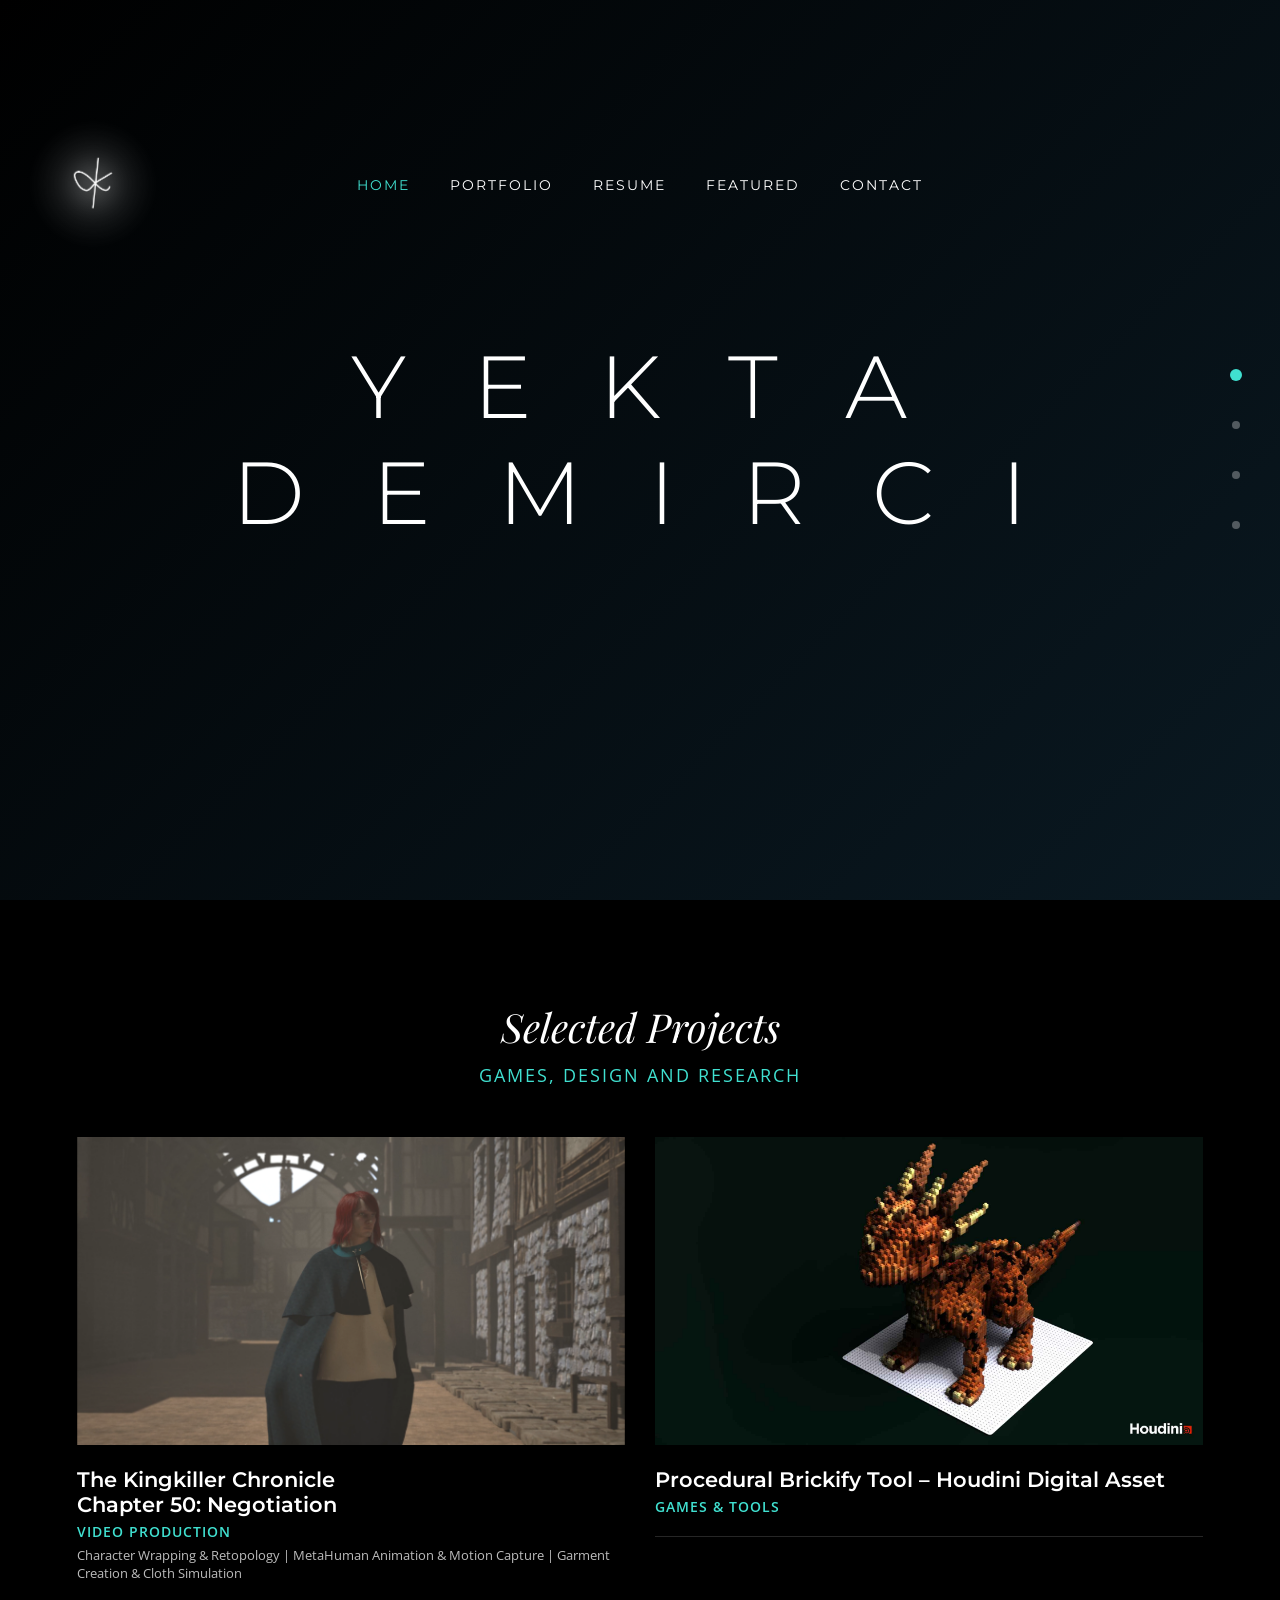
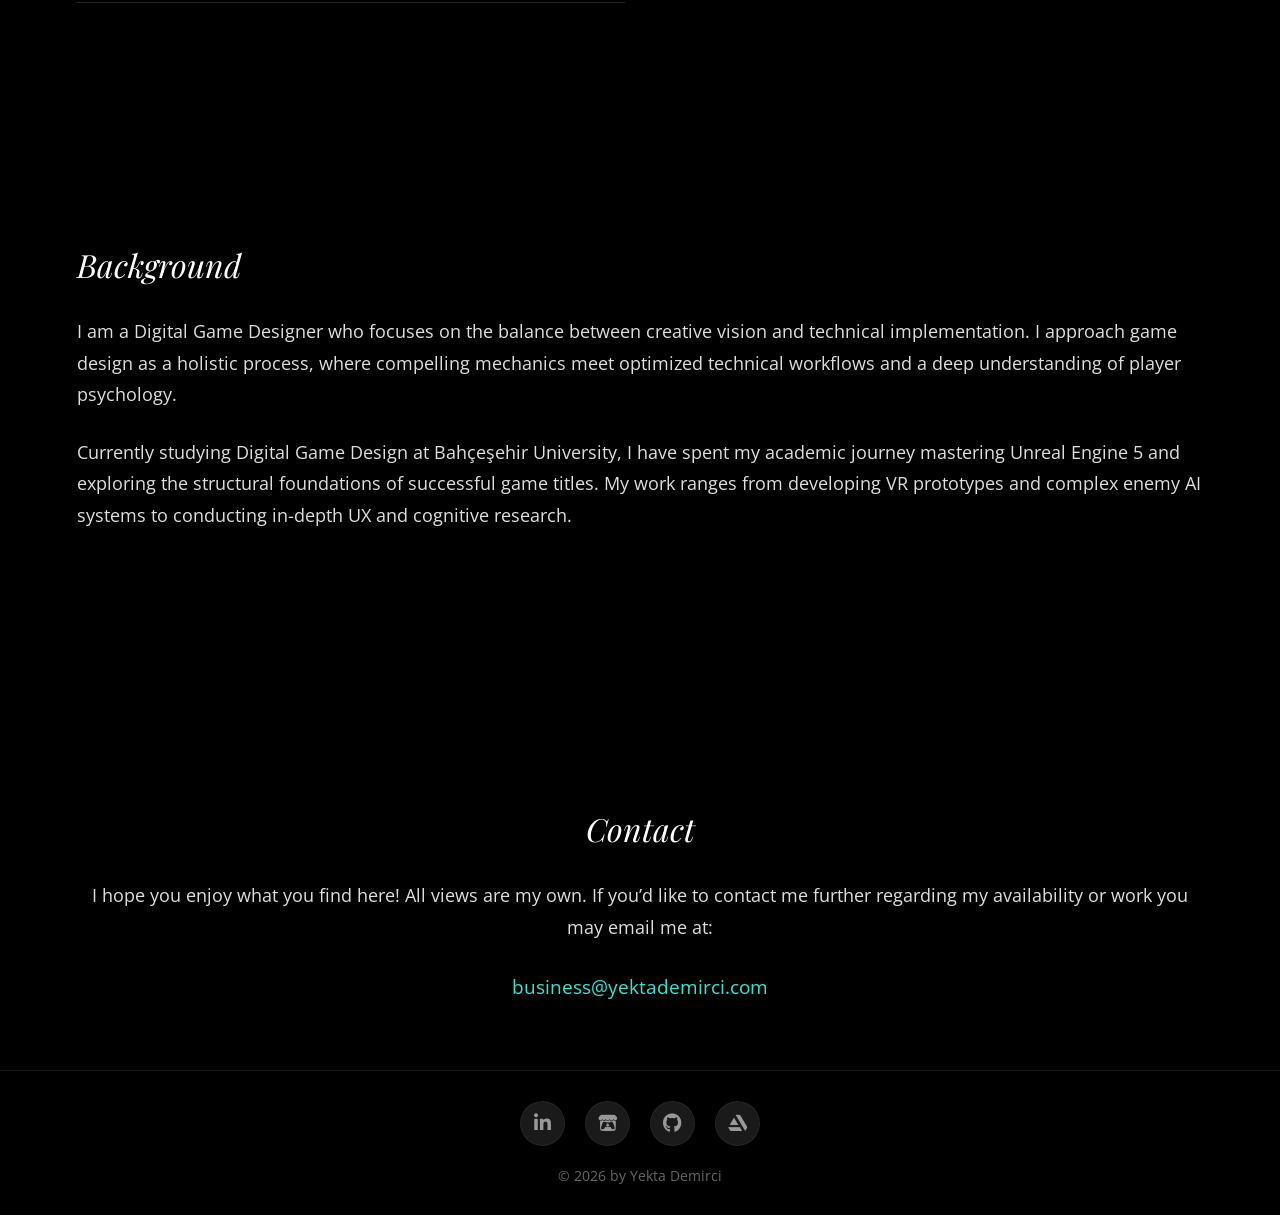
<file: index.html>
<!DOCTYPE html>
<html lang="en">

<head>
	<meta charset="UTF-8">
	<meta name="viewport" content="width=device-width, initial-scale=1.0">
	<title>HOME | Yekta Demirci</title>
	<link rel="stylesheet" href="style.css">
	<!-- FontAwesome for Social Icons -->
	<link rel="stylesheet" href="https://cdnjs.cloudflare.com/ajax/libs/font-awesome/6.4.0/css/all.min.css" integrity="sha512-iecdLmaskl7CVkqkXNQ/ZH/XLlvWZOJyj7Yy7tcenmpD1ypASozpmT/E0iPtmFIB46ZmdtAc9eNBvH0H/ZpiBw==" crossorigin="anonymous" referrerpolicy="no-referrer">
	<meta name="description" content="Yekta Demirci - Digital Game Designer portfolio. Showcase of games, UX analysis, and game design projects.">
	<meta name="keywords" content="Yekta Demirci, Game Design, Portfolio, Digital Game Designer, Unreal Engine, UX Research">

	<!-- Open Graph / Facebook -->
	<meta property="og:type" content="website">
	<meta property="og:url" content="https://www.yektademirci.com/">
	<meta property="og:title" content="Yekta Demirci | Digital Game Designer Portfolio">
	<meta property="og:description" content="Explore the portfolio of Yekta Demirci, a Digital Game Designer specializing in immersive mechanics and player experience.">
	<meta property="og:image" content="https://www.yektademirci.com/images/bgPhoto.jpg">

	<!-- Twitter -->
	<meta property="twitter:card" content="summary_large_image">
	<meta property="twitter:url" content="https://www.yektademirci.com/">
	<meta property="twitter:title" content="Yekta Demirci | Digital Game Designer Portfolio">
	<meta property="twitter:description" content="Explore the portfolio of Yekta Demirci, a Digital Game Designer specializing in immersive mechanics and player experience.">
	<meta property="twitter:image" content="https://www.yektademirci.com/images/bgPhoto.jpg">

	<link rel="canonical" href="https://www.yektademirci.com/">

	<!-- Google Analytics -->
	<script async src="https://www.googletagmanager.com/gtag/js?id=G-4VWEYCCFRG"></script>
	<script>
	  window.dataLayer = window.dataLayer || [];
	  function gtag(){dataLayer.push(arguments);}
	  gtag('js', new Date());
	  gtag('config', 'G-4VWEYCCFRG');
	</script>

	<!-- Favicon -->
	<link rel="icon" type="image/png" href="images/LOGO.png">
</head>

<body>
    <a href="#main-content" class="skip-link">Skip to content</a>

	<!-- Navigation -->
	<nav aria-label="Main navigation" id="navbar">
		<div class="nav-logo">
			<a href="index.html"><img src="images/LOGO.png" alt="Yekta Demirci Logo"></a>
		</div>
		<ul>
			<li><a href="index.html" class="active" aria-current="page">HOME</a></li>
			<li><a href="portfolio.html">PORTFOLIO</a></li>
			<li><a href="resume.html">RESUME</a></li>
			<li><a href="featured.html">FEATURED</a></li>
			<li><a href="#contact">CONTACT</a></li>
		</ul>
	</nav>

	<!-- Hero Section -->
	<header class="hero" id="top">
		<div class="hero-content">
			<h1>Y E K T A<br>D E M I R C I</h1>
		</div>
	</header>

	<!-- Main Content Background -->
	<main id="main-content" class="content-sections">
		<!-- Dot Navigation Sidebar -->
		<nav class="dot-nav">
			<ul id="home-dots">
				<li><a href="#top" title="Top"><span class="dot"></span></a></li>
				<li><a href="#showcase" title="Selected Projects"><span class="dot"></span></a></li>
				<!-- Dynamic dots will be injected here -->
				<li><a href="#contact" title="Contact"><span class="dot"></span></a></li>
			</ul>
		</nav>

		<!-- Showcase Section -->
		<section class="showcase-section fade-in-section" id="showcase">
			<div class="showcase-header text-center">
				<h2>Selected Projects</h2>
				<p>Games, design and research</p>
			</div>
			<div id="showcase-grid" class="showcase-grid">
				<!-- Showcase cards will be injected here -->
			</div>
		</section>

		<div id="dynamic-home-sections">
			<!-- Dynamic sections from projects-data.js will be injected here -->
		</div>

		<!-- Section 3: Contact -->
		<section class="contact-section fade-in-section" id="contact">
			<div class="contact-content text-center">
				<h2>Contact</h2>
				<p>
					I hope you enjoy what you find here! All views are my own. If you’d like to contact me further
					regarding my availability or work you may email me at:
				</p>
				<a href="mailto:business@yektademirci.com" class="email-link">business@yektademirci.com</a>
			</div>
		</section>
	</main>

	<footer>
		<div class="social-links">
			<a href="https://www.linkedin.com/in/yekta-demirci" target="_blank" rel="noopener noreferrer" aria-label="LinkedIn"><i
					class="fa-brands fa-linkedin-in"></i></a>
			<a href="https://yekta-demirci.itch.io/" target="_blank" rel="noopener noreferrer" aria-label="Itch.io"><i
					class="fa-brands fa-itch-io"></i></a>
			<a href="https://github.com/Lutherieon" target="_blank" rel="noopener noreferrer" aria-label="GitHub"><i
					class="fa-brands fa-github"></i></a>
			<a href="https://www.artstation.com/devletsanatcisi" target="_blank" rel="noopener noreferrer" aria-label="ArtStation"><i
					class="fa-brands fa-artstation"></i></a>
		</div>
		<p>© 2026 by Yekta Demirci</p>
	</footer>

	<!-- Scripts -->
	<script src="project-library.js"></script>
    <script src="projects-data.js"></script>
    <script src="site-content.js"></script>
    <script src="portfolio-store.js"></script>
    <script src="site-settings.js"></script>
	<script src="script.js"></script>

	<!-- Simple JS to add solid background to nav on scroll + Dynamic Sections -->
	<script>
		document.addEventListener("DOMContentLoaded", async () => {
                await window.portfolioReady;
                const escapeHTML = window.PortfolioStore.escape;
			// 1. Navbar Scroll Logic
			const navbar = document.getElementById('navbar');
			window.addEventListener('scroll', () => {
				if (window.scrollY > 50) {
					navbar.classList.add('scrolled');
				} else {
					navbar.classList.remove('scrolled');
				}
			});

			// 1.5 Showcase Injection
			if (typeof window.PROJECTS !== 'undefined') {
				const showcaseGrid = document.getElementById('showcase-grid');
				if (showcaseGrid) {
					const topProjects = window.PROJECTS.filter(p => p.showcase && p.published !== false);
					topProjects.forEach(project => {
						const card = document.createElement('a');
						card.href = `project-detail.html?id=${encodeURIComponent(project.id)}`;
						card.className = "showcase-card";
						card.innerHTML = `
							<div class="showcase-image ${window.PortfolioStore.coverPosition(project.homeThumbnailPosition || project.thumbnailPosition).fit === 'contain' ? 'show-entire-image' : ''}" style="background-image: url('${project.thumbnail}'); background-position: ${window.PortfolioStore.coverPosition(project.homeThumbnailPosition || project.thumbnailPosition).x}% ${window.PortfolioStore.coverPosition(project.homeThumbnailPosition || project.thumbnailPosition).y}%; --image-zoom:${window.PortfolioStore.coverPosition(project.homeThumbnailPosition || project.thumbnailPosition).zoom}; background-size:${window.PortfolioStore.coverPosition(project.homeThumbnailPosition || project.thumbnailPosition).fit}; background-repeat:no-repeat; transform-origin:${window.PortfolioStore.coverPosition(project.homeThumbnailPosition || project.thumbnailPosition).x}% ${window.PortfolioStore.coverPosition(project.homeThumbnailPosition || project.thumbnailPosition).y}%"></div>
							<div class="showcase-content">
								<h3>${escapeHTML(project.title)}</h3>
								<p class="showcase-category">${escapeHTML(project.category)}</p>
								${project.contributions && project.contributions.length > 0 ? `
									<p class="showcase-roles">${project.contributions.slice(0, 3).map(escapeHTML).join(' | ')}</p>
								` : ''}
							</div>
						`;
						showcaseGrid.appendChild(card);
					});
				}
			}

			// 2. Dynamic Home Sections Injection
			if (typeof window.HOME_SECTIONS !== 'undefined') {
				const container = document.getElementById('dynamic-home-sections');
				const dotsList = document.getElementById('home-dots');
				const contactDot = dotsList.querySelector('li:last-child');

				window.HOME_SECTIONS.forEach((section, index) => {
					const isAlternate = index % 2 === 0; // Even indexes get alternate class
					const sectionEl = document.createElement('section');
					sectionEl.className = `info-section ${isAlternate ? 'alternate' : ''} fade-in-section`;
					sectionEl.id = section.id;

					// Generate Paragraphs
					const paragraphs = section.text.map(p => `<p>${p}</p>`).join('');

					// Images are optional; text-only sections have no empty image placeholder.
					if (!section.image) {
						sectionEl.innerHTML = `
                            <div class="section-text">
                                <h2>${section.title}</h2>
                                ${paragraphs}
                            </div>
                        `;
					} else if (isAlternate) {
						sectionEl.innerHTML = `
                            <div class="section-image" style="background-image: url('${section.image}');"></div>
                            <div class="section-text">
                                <h2>${section.title}</h2>
                                ${paragraphs}
                            </div>
                        `;
					} else {
						sectionEl.innerHTML = `
                            <div class="section-text">
                                <h2>${section.title}</h2>
                                ${paragraphs}
                            </div>
                            <div class="section-image" style="background-image: url('${section.image}');"></div>
                        `;
					}

					container.appendChild(sectionEl);

					// Add Dot for this section
					const dotLi = document.createElement('li');
					dotLi.innerHTML = `<a href="#${section.id}" title="${section.title}"><span class="dot"></span></a>`;
					dotsList.insertBefore(dotLi, contactDot);
				});

				// Re-initialize animations and nav
				if (window.initFadeAnimations) window.initFadeAnimations();
				if (window.initDotNav) window.initDotNav();

				// Force a refresh of visibility
				window.dispatchEvent(new Event('resize'));
			}
		});
	</script>
</body>

</html>
</file>
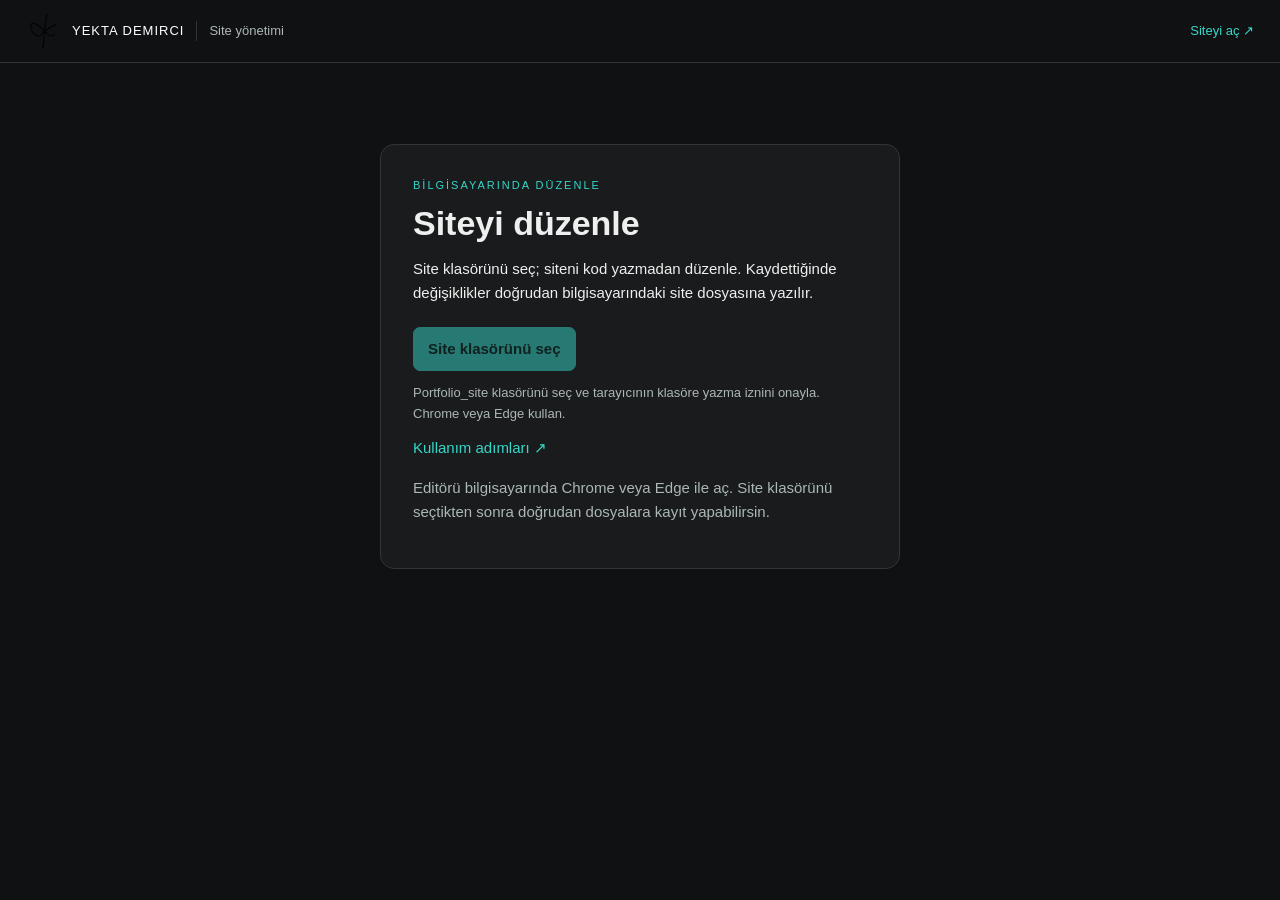
<file: admin.html>
<!DOCTYPE html>
<html lang="tr">
<head>
    <meta charset="UTF-8">
    <meta name="viewport" content="width=device-width, initial-scale=1">
    <meta name="robots" content="noindex, nofollow">
    <title>Site yönetimi | Yekta Demirci</title>
    <link rel="icon" href="images/LOGO.png">
    <link rel="stylesheet" href="admin.css">
</head>
<body>
    <header class="admin-topbar">
        <a class="brand" href="index.html"><img src="images/LOGO.png" alt="">YEKTA DEMIRCI <span>Site yönetimi</span></a>
        <div class="top-actions"><span id="folder-name" class="hint"></span><a href="portfolio.html" target="_blank" rel="noopener">Siteyi aç ↗</a><button id="change-folder" hidden>Klasörü değiştir</button></div>
    </header>
    <main>
        <section id="login-panel" class="login-panel">
            <p class="eyebrow">BİLGİSAYARINDA DÜZENLE</p>
            <h1>Siteyi düzenle</h1>
            <p>Site klasörünü seç; siteni kod yazmadan düzenle. Kaydettiğinde değişiklikler doğrudan bilgisayarındaki site dosyasına yazılır.</p>
            <button id="connect-folder" class="primary" type="button">Site klasörünü seç</button>
            <p class="hint">Portfolio_site klasörünü seç ve tarayıcının klasöre yazma iznini onayla. Chrome veya Edge kullan.</p>
            <a href="Kullanim_Kilavuzu.md">Kullanım adımları ↗</a>
            <p id="login-status" role="status" aria-live="polite"></p>
        </section>
        <div id="workspace" class="workspace" hidden>
            <aside class="sidebar" aria-label="Proje listesi">
                <nav class="editor-mode-bar" aria-label="Düzenleyici seçimi">
                    <button id="mode-projects" type="button" aria-pressed="true">Projeler</button>
                    <button id="mode-site" type="button" aria-pressed="false">Tüm site</button>
                </nav>
                <div class="sidebar-heading"><h2>Projeler</h2><button id="new-project" class="primary" type="button">+ Yeni</button></div>
                <label class="search-label">Proje ara<input id="project-search" type="search" placeholder="Başlık veya kategori"></label>
                <div class="list-filters" aria-label="Görünürlük filtresi">
                    <button type="button" data-filter="all" aria-pressed="true">Hepsi</button>
                    <button type="button" data-filter="published" aria-pressed="false">Görünen</button>
                    <button type="button" data-filter="hidden" aria-pressed="false">Gizli</button>
                </div>
                <p id="project-total" class="hint"></p>
                <p class="hint">↑ ↓ ile proje sırasını değiştir. Sıralama otomatik kaydedilir.</p>
                <nav id="project-list" aria-label="Düzenlenecek projeyi seç"></nav>
                <p class="sidebar-note">Gizli projeler portfolyoda görünmez. Göstermek için sağdaki görünürlük ayarını değiştir.</p>
            </aside>
            <section class="editor-area" aria-label="Proje düzenleyici">
                <div class="notice">Kaydettiğinde bilgisayarındaki site güncellenir. Önceki sürüm yedeklenir.</div>
                <form id="project-form">
                    <div class="editor-header">
                        <div><p class="eyebrow">PROJE DÜZENLE</p><h1 id="editor-title">Proje seç</h1><p id="save-status" role="status" aria-live="polite"></p></div>
                        <div class="editor-actions"><button id="preview-project" type="button">Önizle ↗</button><button id="save-project" class="primary" type="submit">Kaydet</button></div>
                    </div>
                    <fieldset class="form-card"><legend>Proje bilgileri</legend>
                        <div class="field-grid">
                            <label>Başlık<textarea name="title" required maxlength="180" rows="2" placeholder="Proje adı"></textarea><span class="hint">Enter ile alt satıra geçebilirsin; sitede de aynı yerden bölünür.</span></label>
                            <label>Proje bağlantı adı<input name="id" required pattern="[a-zA-Z0-9_-]+" maxlength="100" placeholder="proje-adi"><span class="hint">Mevcut projelerin adresi korunur.</span></label>
                            <label>Kategori<input name="category" required list="category-options" placeholder="Games & Tools"><datalist id="category-options"></datalist></label>
                            <label>Görev ve tarih<input name="metadata" placeholder="Technical Artist · 2026"></label>
                            <label class="wide">Kısa açıklama<textarea name="thumbnailDescription" rows="3" placeholder="Projenin kısa özeti"></textarea></label>
                            <label>Katkıların<textarea name="contributions" rows="3" placeholder="Her satıra bir katkı"></textarea></label>
                            <label>Etiketler<input name="tags" placeholder="Unreal Engine 5, Technical Art"></label>
                        </div>
                        <div class="visibility-options"><label><input name="published" type="checkbox"> Portfolyoda göster</label><label><input name="showcase" type="checkbox"> Ana sayfada öne çıkar</label></div>
                        <p class="hint">Göster kapalıysa proje gizli kalır; ana sayfada da gösterilmez.</p>
                    </fieldset>
                    <fieldset class="form-card"><legend>Kapak ve üst görsel</legend>
                        <div class="field-grid">
                            <label class="wide">Kapak görseli<div class="upload-field"><input name="thumbnail" placeholder="images/proje.jpg veya https://…"><button type="button" data-upload-target="thumbnail">Yükle</button></div></label>
                            <label>Görsel açıklaması<input name="thumbnailAlt" placeholder="Görseli tarif et"></label>
                            <label>Üst bölümde göster<select name="bannerType"><option value="image">Görsel</option><option value="video">YouTube / Vimeo videosu</option><option value="pdf">PDF</option><option value="none">Boş alan</option></select></label>
                            <label class="wide">Üst görsel veya dosya<div class="upload-field"><input name="bannerSrc" placeholder="Dosya yolu veya video bağlantısı"><button type="button" data-upload-target="bannerSrc">Yükle</button></div></label>
                        </div>
                        <div id="cover-editor" hidden>
                            <p class="hint">İki kart aynı görseli kullanır. Portfolyo kartı dikey, ana sayfa kartı yataydır. Her kartın yakınlaştırma ve konumunu ayrı ayarlayabilirsin.</p>
                            <div class="cover-previews">
                                <figure><figcaption>Portfolyo kartı · 4:4.5</figcaption><img id="cover-preview" class="cover-preview" alt="Portfolyo kartı kırpma önizlemesi"></figure>
                                <figure><figcaption>Ana sayfa · 16:9</figcaption><img id="cover-home-preview" class="cover-preview cover-home-preview" alt="Ana sayfa kırpma önizlemesi"></figure>
                            </div>
                            <h3>Portfolyo kartı</h3>
                            <label>Görselin görünümü<select name="coverFit"><option value="cover">Kartı doldur (kenarlar kesilebilir)</option><option value="contain">Görselin tamamını göster</option></select><span class="hint">Görselin içinde yazı varsa tamamını göster seçeneğini kullan. Yakınlaştırırsan kenarlar tekrar kesilebilir.</span></label>
                            <div class="field-grid cover-controls">
                                <label class="wide">Yakınlaştırma <output id="cover-zoom-value">100%</output><input type="range" name="coverZoom" min="1" max="4" step="0.05" value="1"></label>
                                <label>Yatay konum <output id="cover-x-value">50%</output><input type="range" name="coverX" min="0" max="100" value="50"></label>
                                <label>Dikey konum <output id="cover-y-value">50%</output><input type="range" name="coverY" min="0" max="100" value="50"></label>
                            </div>
                            <button type="button" id="center-cover">Ortala</button>
                            <h3>Ana sayfa kartı</h3>
                            <label>Görselin görünümü<select name="homeCoverFit"><option value="cover">Kartı doldur (kenarlar kesilebilir)</option><option value="contain">Görselin tamamını göster</option></select></label>
                            <div class="field-grid cover-controls">
                                <label class="wide">Yakınlaştırma <output id="home-cover-zoom-value">100%</output><input type="range" name="homeCoverZoom" min="1" max="4" step="0.05" value="1"></label>
                                <label>Yatay konum <output id="home-cover-x-value">50%</output><input type="range" name="homeCoverX" min="0" max="100" value="50"></label>
                                <label>Dikey konum <output id="home-cover-y-value">50%</output><input type="range" name="homeCoverY" min="0" max="100" value="50"></label>
                            </div>
                            <button type="button" id="center-home-cover">Ortala</button>
                            <p id="cover-error" class="hint" hidden>Görsel yüklenemedi. Dosya yolunu kontrol et; EXR yerine JPEG, PNG veya WebP kullan.</p>
                        </div>
                    </fieldset>
                    <fieldset class="form-card"><legend>Proje açıklaması</legend>
                        <label>Giriş metni<textarea name="intro" rows="6" placeholder="Proje neydi, neyi amaçladın ve sen neler yaptın?"></textarea></label>
                        <p class="hint">Metinleri normal şekilde yazabilirsin. Mevcut metinlerin biçimlendirmesi korunur.</p>
                        <div class="subheading"><h2>Proje bilgileri</h2><button id="add-fact" type="button">+ Bilgi</button></div>
                        <div id="facts-editor"></div>
                        <div class="subheading"><h2>Bağlantılar</h2><button id="add-link" type="button">+ Bağlantı</button></div>
                        <div id="links-editor"></div>
                    </fieldset>
                    <section class="form-card sections-card">
                        <div class="subheading"><div><h2>Proje bölümleri</h2><p class="hint">Amaç, core loop, mekanikler, görsel stil veya geliştirme süreci: ihtiyacına göre bölüm ekle.</p></div><button id="add-section" type="button">+ Bölüm</button></div>
                        <div id="sections-editor"></div>
                        <button id="add-section-bottom" type="button">+ Bölüm ekle</button>
                    </section>
                    <div class="editor-footer"><p class="hint">Kaydettiğinde bilgisayarındaki site güncellenir. Canlı site için dosyaları ayrıca yayınlaman gerekir.</p><button class="primary" type="submit">Kaydet</button></div>
                </form>
                <button id="reload-projects" type="button">Dosyadan yeniden yükle</button>
                <button id="delete-project" type="button">Projeyi sil</button>
            </section>
        </div>
    </main>
    <dialog id="unsaved-dialog"><h2>Kaydedilmemiş değişiklikler var</h2><p>Bu projede yaptığın değişiklikleri kaydetmeden ayrılmak üzeresin.</p><div class="dialog-actions"><button id="keep-editing" type="button">Düzenlemeye dön</button><button id="discard-changes" type="button">Değişikliklerden vazgeç</button></div></dialog>
    <input type="file" id="asset-input" accept="image/jpeg,image/png,image/webp,image/gif,application/pdf,video/mp4,video/webm" hidden>
    <script src="project-library.js"></script>
    <script src="projects-data.js"></script>
    <script src="portfolio-store.js"></script>
    <script src="local-project-files.js"></script>
    <script src="video-preview.js"></script>
    <script src="media-editor.js"></script>
    <script src="canvas-board.js"></script>
    <script src="canvas-board-editor.js"></script>
    <script src="text-editor.js"></script>
    <script src="admin.js"></script>
    <script src="site-editor.js"></script>
</body>
</html>
</file>
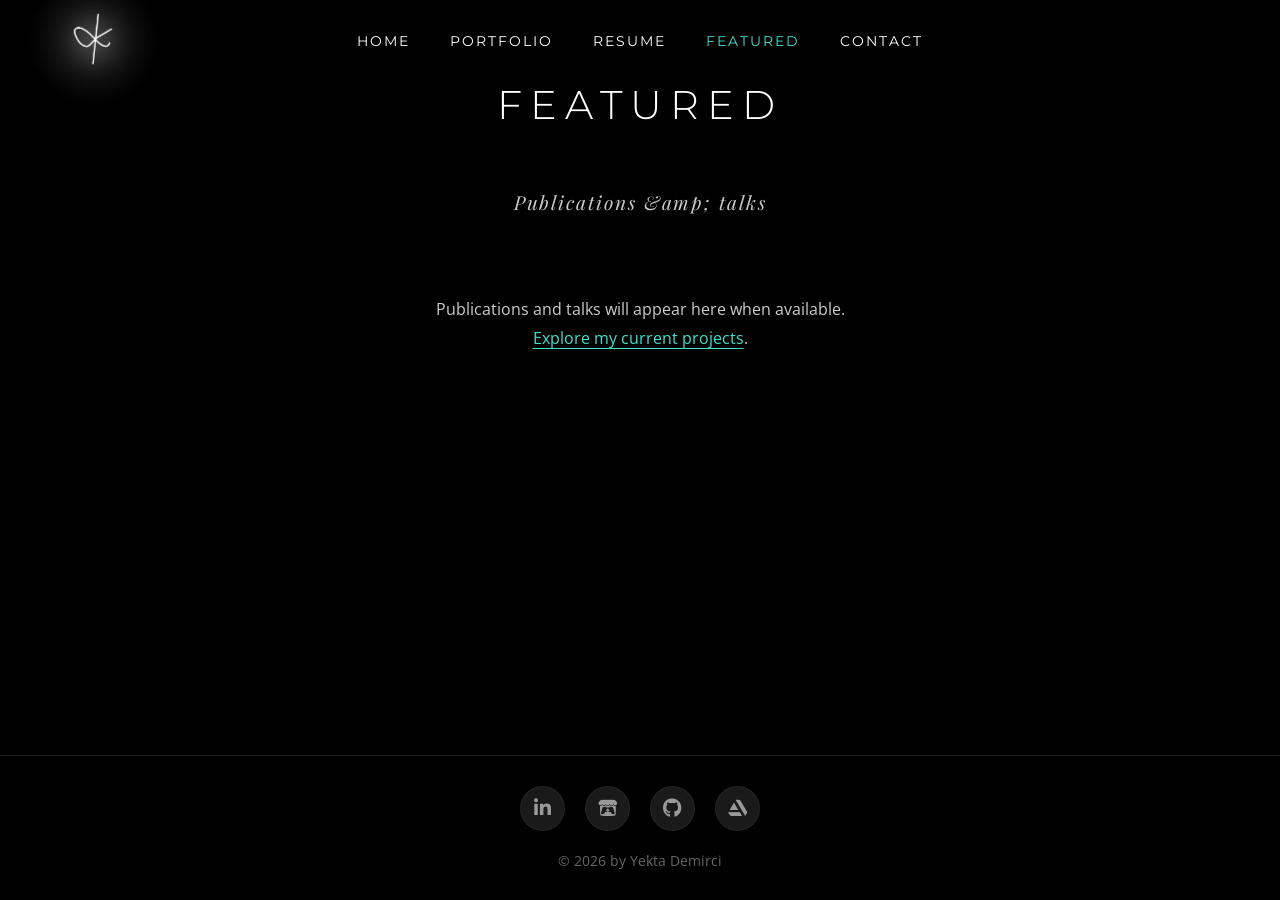
<file: featured.html>
<!DOCTYPE html>
<html lang="en">

<head>
    <meta charset="UTF-8">
    <meta name="viewport" content="width=device-width, initial-scale=1.0">
    <title>FEATURED | Yekta Demirci</title>
    <link rel="stylesheet" href="style.css">
    <!-- FontAwesome for Social Icons -->
    <link rel="stylesheet" href="https://cdnjs.cloudflare.com/ajax/libs/font-awesome/6.4.0/css/all.min.css" integrity="sha512-iecdLmaskl7CVkqkXNQ/ZH/XLlvWZOJyj7Yy7tcenmpD1ypASozpmT/E0iPtmFIB46ZmdtAc9eNBvH0H/ZpiBw==" crossorigin="anonymous" referrerpolicy="no-referrer">
    <meta name="description" content="Featured achievements, publications, and talks by Yekta Demirci.">
    <link rel="canonical" href="https://www.yektademirci.com/featured.html">

    <!-- Google Analytics -->
    <script async src="https://www.googletagmanager.com/gtag/js?id=G-4VWEYCCFRG"></script>
    <script>
      window.dataLayer = window.dataLayer || [];
      function gtag(){dataLayer.push(arguments);}
      gtag('js', new Date());
      gtag('config', 'G-4VWEYCCFRG');
    </script>

    <!-- Favicon -->
    <link rel="icon" type="image/png" href="images/LOGO.png">
</head>

<body id="top" class="page-featured">
    <a href="#main-content" class="skip-link">Skip to content</a>

    <!-- Navigation -->
    <nav aria-label="Main navigation" id="navbar" class="dark-bg">
        <div class="nav-logo">
            <a href="index.html"><img src="images/LOGO.png" alt="Yekta Demirci Logo"></a>
        </div>
        <ul>
            <li><a href="index.html">HOME</a></li>
            <li><a href="portfolio.html">PORTFOLIO</a></li>
            <li><a href="resume.html">RESUME</a></li>
            <li><a href="featured.html" class="active" aria-current="page">FEATURED</a></li>
            <li><a href="index.html#contact">CONTACT</a></li>
        </ul>
    </nav>

    <main id="main-content" class="featured-container">
        <!-- Dot Navigation Sidebar -->
        <nav class="dot-nav">
            <ul id="featured-dots">
                <li><a href="#top" title="Top"><span class="dot"></span></a></li>
                <!-- Dynamic dots will be injected here -->
            </ul>
        </nav>

        <h1 class="page-title text-center fade-in-section" id="featured-title">FEATURED</h1>
        <p class="featured-subtitle italic text-center fade-in-section" id="featured-subtitle">
            Speaking Engagements | Publications | Open Source Contributions
        </p>

        <div class="featured-list" id="dynamic-featured-list">
            <!-- Dynamic content from projects-data.js will be injected here -->
        </div>
    </main>

    <!-- Common Footer style -->
    <footer>
        <div class="social-links">
            <a href="https://www.linkedin.com/in/yekta-demirci" target="_blank" rel="noopener noreferrer" aria-label="LinkedIn"><i
                    class="fa-brands fa-linkedin-in"></i></a>
            <a href="https://yekta-demirci.itch.io/" target="_blank" rel="noopener noreferrer" aria-label="Itch.io"><i
                    class="fa-brands fa-itch-io"></i></a>
            <a href="https://github.com/Lutherieon" target="_blank" rel="noopener noreferrer" aria-label="GitHub"><i
                    class="fa-brands fa-github"></i></a>
            <a href="https://www.artstation.com/devletsanatcisi" target="_blank" rel="noopener noreferrer" aria-label="ArtStation"><i
                    class="fa-brands fa-artstation"></i></a>
        </div>
        <p>© 2026 by Yekta Demirci</p>
    </footer>

    <!-- Scripts -->
    <script src="project-library.js"></script>
    <script src="projects-data.js"></script>
    <script src="site-content.js"></script>
    <script src="script.js"></script>

    <script>
        document.addEventListener("DOMContentLoaded", () => {
            if (typeof window.FEATURED_DATA !== 'undefined') {
                // 1. Update Header
                document.getElementById('featured-title').textContent = window.FEATURED_DATA.title;
                document.getElementById('featured-subtitle').textContent = window.FEATURED_DATA.subtitle;

                // 2. Inject Groups and Dots
                const container = document.getElementById('dynamic-featured-list');
                const dotsList = document.getElementById('featured-dots');

                if (!window.FEATURED_DATA.groups.length) {
                    const message = document.createElement('p');
                    message.className = 'text-center featured-empty';
                    message.innerHTML = 'Publications and talks will appear here when available.<br><a href="portfolio.html">Explore my current projects</a>.';
                    container.appendChild(message);
                }
                window.FEATURED_DATA.groups.forEach(group => {
                    // Create Year Group Element
                    const groupEl = document.createElement('div');
                    groupEl.className = 'featured-year-group fade-in-section';
                    groupEl.id = group.id;

                    let entriesHTML = `<h2 class="year-title">${group.year}</h2>`;

                    group.entries.forEach(entry => {
                        entriesHTML += `
                            <div class="featured-entry">
                                <p class="entry-title">
                                    <a href="${entry.link}" target="_blank" rel="noopener noreferrer">${entry.title}</a>
                                </p>
                                <p class="entry-location italic">${entry.location}</p>
                                <p class="entry-desc italic">${entry.description}</p>
                            </div>
                        `;
                    });

                    // Add Floating Image
                    entriesHTML += `<div class="featured-image img-right ${group.floatClass}" style="background-image: url('${group.image}');"></div>`;

                    groupEl.innerHTML = entriesHTML;
                    container.appendChild(groupEl);

                    // Add Dot for this Year
                    const dotLi = document.createElement('li');
                    dotLi.innerHTML = `<a href="#${group.id}" title="${group.year} Engagement"><span class="dot"></span></a>`;
                    dotsList.appendChild(dotLi);
                });

                // Re-initialize animations and nav
                if (window.initFadeAnimations) window.initFadeAnimations();
                if (window.initDotNav) window.initDotNav();

                // Force a refresh of visibility
                window.dispatchEvent(new Event('resize'));
            }
        });
    </script>
</body>

</html>
</file>
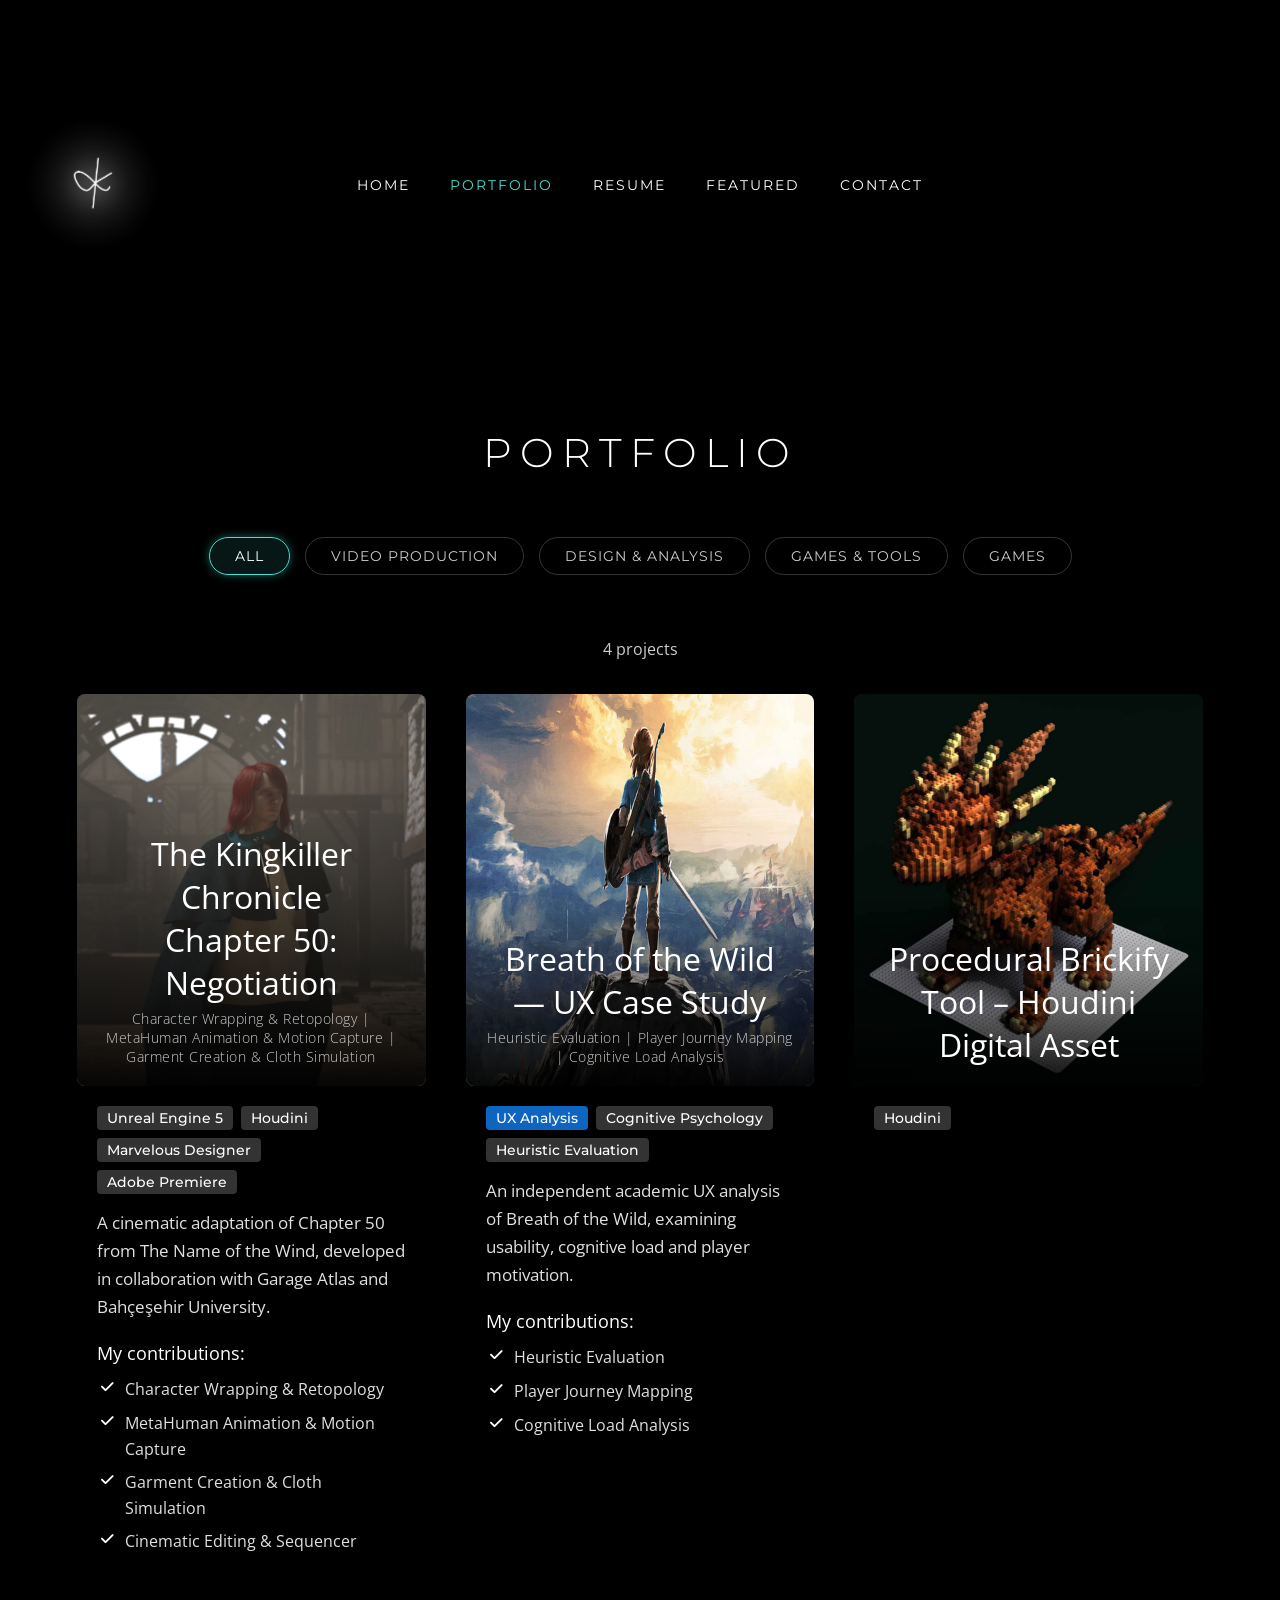
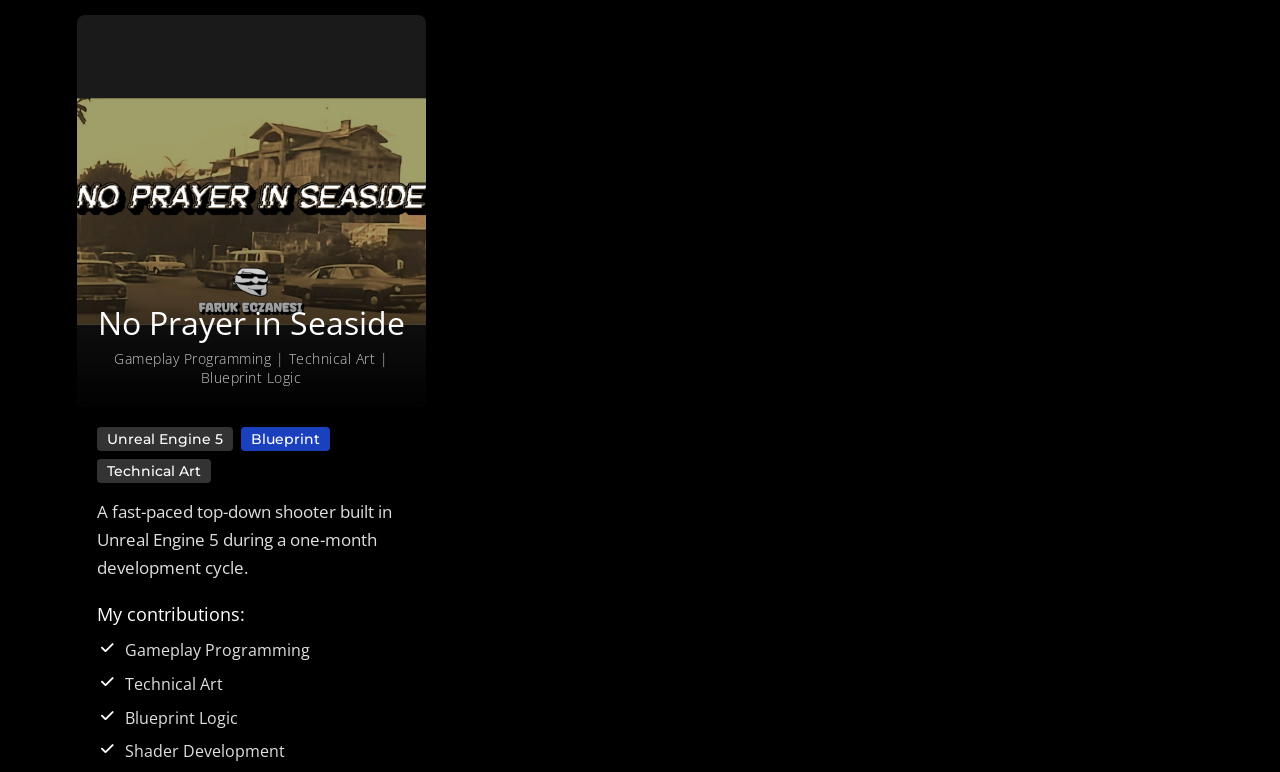
<file: portfolio.html>
<!DOCTYPE html>
<html lang="en">

<head>
    <meta charset="UTF-8">
    <meta name="viewport" content="width=device-width, initial-scale=1.0">
    <title>PORTFOLIO | Yekta Demirci</title>
    <link rel="stylesheet" href="style.css">
    <!-- FontAwesome for Social Icons -->
    <link rel="stylesheet" href="https://cdnjs.cloudflare.com/ajax/libs/font-awesome/6.4.0/css/all.min.css"
        integrity="sha512-iecdLmaskl7CVkqkXNQ/ZH/XLlvWZOJyj7Yy7tcenmpD1ypASozpmT/E0iPtmFIB46ZmdtAc9eNBvH0H/ZpiBw=="
        crossorigin="anonymous" referrerpolicy="no-referrer">
    <!-- Projects Data -->
    <script src="project-library.js"></script>
    <script src="projects-data.js"></script>
    <script src="site-content.js"></script>
    <script src="portfolio-store.js"></script>
    <script src="site-settings.js"></script>
    <meta name="description"
        content="Portfolio of Yekta Demirci - A collection of game development, UI/UX design, and creative projects.">
    <link rel="canonical" href="https://www.yektademirci.com/portfolio.html">

    <!-- Open Graph / Facebook -->
    <meta property="og:type" content="website">
    <meta property="og:url" content="https://www.yektademirci.com/portfolio.html">
    <meta property="og:title" content="Portfolio | Yekta Demirci">
    <meta property="og:description" content="Explore my latest projects in game design and development.">
    <meta property="og:image" content="https://www.yektademirci.com/images/NoPrayerInSeasideThumbnail.png">

    <!-- Twitter -->
    <meta property="twitter:card" content="summary_large_image">
    <meta property="twitter:url" content="https://www.yektademirci.com/portfolio.html">
    <meta property="twitter:title" content="Portfolio | Yekta Demirci">
    <meta property="twitter:description" content="Explore my latest projects in game design and development.">
    <meta property="twitter:image" content="https://www.yektademirci.com/images/NoPrayerInSeasideThumbnail.png">

    <!-- Google Analytics -->
    <script async src="https://www.googletagmanager.com/gtag/js?id=G-4VWEYCCFRG"></script>
    <script>
        window.dataLayer = window.dataLayer || [];
        function gtag() { dataLayer.push(arguments); }
        gtag('js', new Date());
        gtag('config', 'G-4VWEYCCFRG');
    </script>

    <!-- Favicon -->
    <link rel="icon" type="image/png" href="images/LOGO.png">
</head>

<body id="top" class="page-portfolio">
    <a href="#main-content" class="skip-link">Skip to content</a>

    <!-- Navigation -->
    <nav aria-label="Main navigation" id="navbar" class="dark-bg">
        <div class="nav-logo">
            <a href="index.html"><img src="images/LOGO.png" alt="Yekta Demirci Logo"></a>
        </div>
        <ul>
            <li><a href="index.html">HOME</a></li>
            <li><a href="portfolio.html" class="active" aria-current="page">PORTFOLIO</a></li>
            <li><a href="resume.html">RESUME</a></li>
            <li><a href="featured.html">FEATURED</a></li>
            <li><a href="index.html#contact">CONTACT</a></li>
        </ul>
    </nav>

    <main id="main-content" class="portfolio-container">
        <h1 class="page-title text-center">PORTFOLIO</h1>

        <div id="portfolio-filters" class="portfolio-filters" role="group" aria-label="Filter projects by category">
            <!-- Filter buttons will be dynamically injected here -->
        </div>

        <div class="portfolio-grid" id="portfolio-grid">
            <!-- Projects will be dynamically injected here -->
        </div>

        <div id="pagination" class="pagination">
            <!-- Page numbers will be injected here -->
        </div>

        <script>
            document.addEventListener("DOMContentLoaded", async () => {
                await window.portfolioReady;
                const escapeHTML = window.PortfolioStore.escape;
                const grid = document.getElementById('portfolio-grid');
                const pagination = document.getElementById('pagination');
                const filtersContainer = document.getElementById('portfolio-filters');
                const itemsPerPage = Math.min(48, Math.max(1, Math.round(Number(window.SETTINGS?.portfolio?.pageSize) || 9)));
                let currentPage = 1;
                let currentCategory = 'All';
                let filteredProjects = [];

                const visibleProjects = (window.PROJECTS || []).filter(project => project.published !== false);
                if (grid && typeof PROJECTS !== 'undefined') {

                    // Filter initialization
                    const categories = ['All', ...new Set(visibleProjects.map(project => project.category).filter(Boolean))];
                    const requestedCategory = new URLSearchParams(location.search).get('category');
                    if (categories.includes(requestedCategory)) currentCategory = requestedCategory;

                    function renderFilters() {
                        if (filtersContainer && categories.length > 1) {
                            filtersContainer.innerHTML = '';
                            categories.forEach(category => {
                                const btn = document.createElement('button');
                                btn.className = `filter-btn ${category === currentCategory ? 'active' : ''}`;
                                btn.innerText = category;
                                btn.type = 'button';
                                btn.dataset.category = category;
                                btn.setAttribute('aria-pressed', String(category === currentCategory));
                                btn.addEventListener('click', () => {
                                    currentCategory = category;
                                    currentPage = 1; // Reset to first page
                                    filtersContainer.querySelectorAll('button').forEach(button => {
                                        const active = button.dataset.category === currentCategory;
                                        button.classList.toggle('active', active);
                                        button.setAttribute('aria-pressed', String(active));
                                    });
                                    const url = new URL(location.href);
                                    if (currentCategory === 'All') url.searchParams.delete('category');
                                    else url.searchParams.set('category', currentCategory);
                                    try { history.pushState(null, '', url); } catch (_) {}
                                    updateFilteredProjects();
                                });
                                filtersContainer.appendChild(btn);
                            });
                        }
                    }

                    function updateFilteredProjects() {
                        if (currentCategory === 'All') {
                            filteredProjects = visibleProjects;
                        } else {
                            // Using includes on toUpperCase for flexible matching
                            filteredProjects = visibleProjects.filter(p =>
                                p.category === currentCategory
                            );
                        }
                        renderProjects(currentPage);
                        renderPagination();
                    }

                    function renderProjects(page) {
                        grid.innerHTML = '';
                        const start = (page - 1) * itemsPerPage;
                        const end = start + itemsPerPage;
                        const paginatedItems = filteredProjects.slice(start, end);

                        paginatedItems.forEach(project => {
                            const card = document.createElement('a');
                            card.href = `project-detail.html?id=${encodeURIComponent(project.id)}`;
                            card.className = 'project-card';

                            card.innerHTML = `
                                <div class="card-image-wrapper">
                                    <div class="card-image ${window.PortfolioStore.coverPosition(project.thumbnailPosition).fit === 'contain' ? 'show-entire-image' : ''}" style="background-image: url('${project.thumbnail}'); background-position: ${window.PortfolioStore.coverPosition(project.thumbnailPosition).x}% ${window.PortfolioStore.coverPosition(project.thumbnailPosition).y}%; --image-zoom:${window.PortfolioStore.coverPosition(project.thumbnailPosition).zoom}; background-size:${window.PortfolioStore.coverPosition(project.thumbnailPosition).fit}; background-repeat:no-repeat; transform-origin:${window.PortfolioStore.coverPosition(project.thumbnailPosition).x}% ${window.PortfolioStore.coverPosition(project.thumbnailPosition).y}%;"></div>
                                    <div class="card-title-overlay">
                                        <h3>${escapeHTML(project.title)}</h3>
                                        ${project.contributions && project.contributions.length > 0 ? `
                                            <p class="card-roles">${project.contributions.slice(0, 3).map(escapeHTML).join(' | ')}</p>
                                        ` : ''}
                                    </div>
                                </div>
                                <div class="card-content">
                                    ${project.tags && project.tags.length > 0 ? `
                                        <div class="card-tags">
                                            ${project.tags.map(tag => `<span class="tag tag-${tag.toLowerCase().replace(/[^a-z0-9]/g, '')}">${escapeHTML(tag)}</span>`).join('')}
                                        </div>
                                    ` : ''}
                                    ${project.thumbnailDescription ? `<p class="card-description">${escapeHTML(project.thumbnailDescription)}</p>` : ''}
                                    ${project.contributions && project.contributions.length > 0 ? `
                                        <div class="card-contributions">
                                            <h4 class="contributions-title">${escapeHTML(window.SETTINGS?.messages?.contributions || 'My contributions:')}</h4>
                                            <ul class="contributions-list">
                                                ${[...new Set(project.contributions)].map(c => `<li><i class="fas fa-check"></i> ${escapeHTML(c)}</li>`).join('')}
                                            </ul>
                                        </div>
                                    ` : ''}
                                </div>
                            `;
                            grid.appendChild(card);
                        });

                        let status = document.getElementById('project-count');
                        if (!status) {
                            status = document.createElement('p');
                            status.id = 'project-count';
                            status.className = 'text-center project-count';
                            status.setAttribute('role', 'status');
                            status.setAttribute('aria-live', 'polite');
                            filtersContainer.after(status);
                        }
                        status.textContent = `${filteredProjects.length} ${filteredProjects.length === 1 ? 'project' : 'projects'}`;
                        if (!filteredProjects.length) {
                            const message = document.createElement('p');
                            message.className = 'text-center';
                            message.textContent = window.SETTINGS?.messages?.emptyCategory || 'No projects in this category. Choose All to browse the portfolio.';
                            grid.appendChild(message);
                        }
                        // Scroll to top of grid when page changes (only if it wasn't the first load)
                        if (page !== 1 || (pagination.innerHTML !== '' && pagination.children.length > 1)) {
                            const targetTop = filtersContainer ? filtersContainer.offsetTop - 120 : grid.offsetTop - 100;
                            window.scrollTo({ top: targetTop, behavior: 'smooth' });
                        }
                    }

                    function renderPagination() {
                        pagination.innerHTML = '';
                        const totalPages = Math.ceil(filteredProjects.length / itemsPerPage);

                        if (totalPages <= 1) return;

                        for (let i = 1; i <= totalPages; i++) {
                            const btn = document.createElement('button');
                            btn.innerText = i;
                            btn.className = `page-btn ${i === currentPage ? 'active' : ''}`;
                            btn.addEventListener('click', () => {
                                currentPage = i;
                                renderProjects(currentPage);
                                renderPagination();
                            });
                            pagination.appendChild(btn);
                        }
                    }

                    window.addEventListener('popstate', () => {
                        const category = new URLSearchParams(location.search).get('category') || 'All';
                        currentCategory = categories.includes(category) ? category : 'All';
                        currentPage = 1;
                        filtersContainer.querySelectorAll('button').forEach(button => {
                            const active = button.dataset.category === currentCategory;
                            button.classList.toggle('active', active);
                            button.setAttribute('aria-pressed', String(active));
                        });
                        updateFilteredProjects();
                    });
                    renderFilters();
                    updateFilteredProjects();
                }
            });
        </script>
    </main>

    <!-- Common Footer style -->
    <footer>
        <div class="social-links">
            <a href="https://www.linkedin.com/in/yekta-demirci" target="_blank" rel="noopener noreferrer"
                aria-label="LinkedIn"><i class="fa-brands fa-linkedin-in"></i></a>
            <a href="https://yekta-demirci.itch.io/" target="_blank" rel="noopener noreferrer" aria-label="Itch.io"><i
                    class="fa-brands fa-itch-io"></i></a>
            <a href="https://github.com/Lutherieon" target="_blank" rel="noopener noreferrer" aria-label="GitHub"><i
                    class="fa-brands fa-github"></i></a>
            <a href="https://www.artstation.com/devletsanatcisi" target="_blank" rel="noopener noreferrer"
                aria-label="ArtStation"><i class="fa-brands fa-artstation"></i></a>
        </div>
        <p>© 2026 by Yekta Demirci</p>
    </footer>
    <script src="script.js"></script>
</body>

</html>
</file>
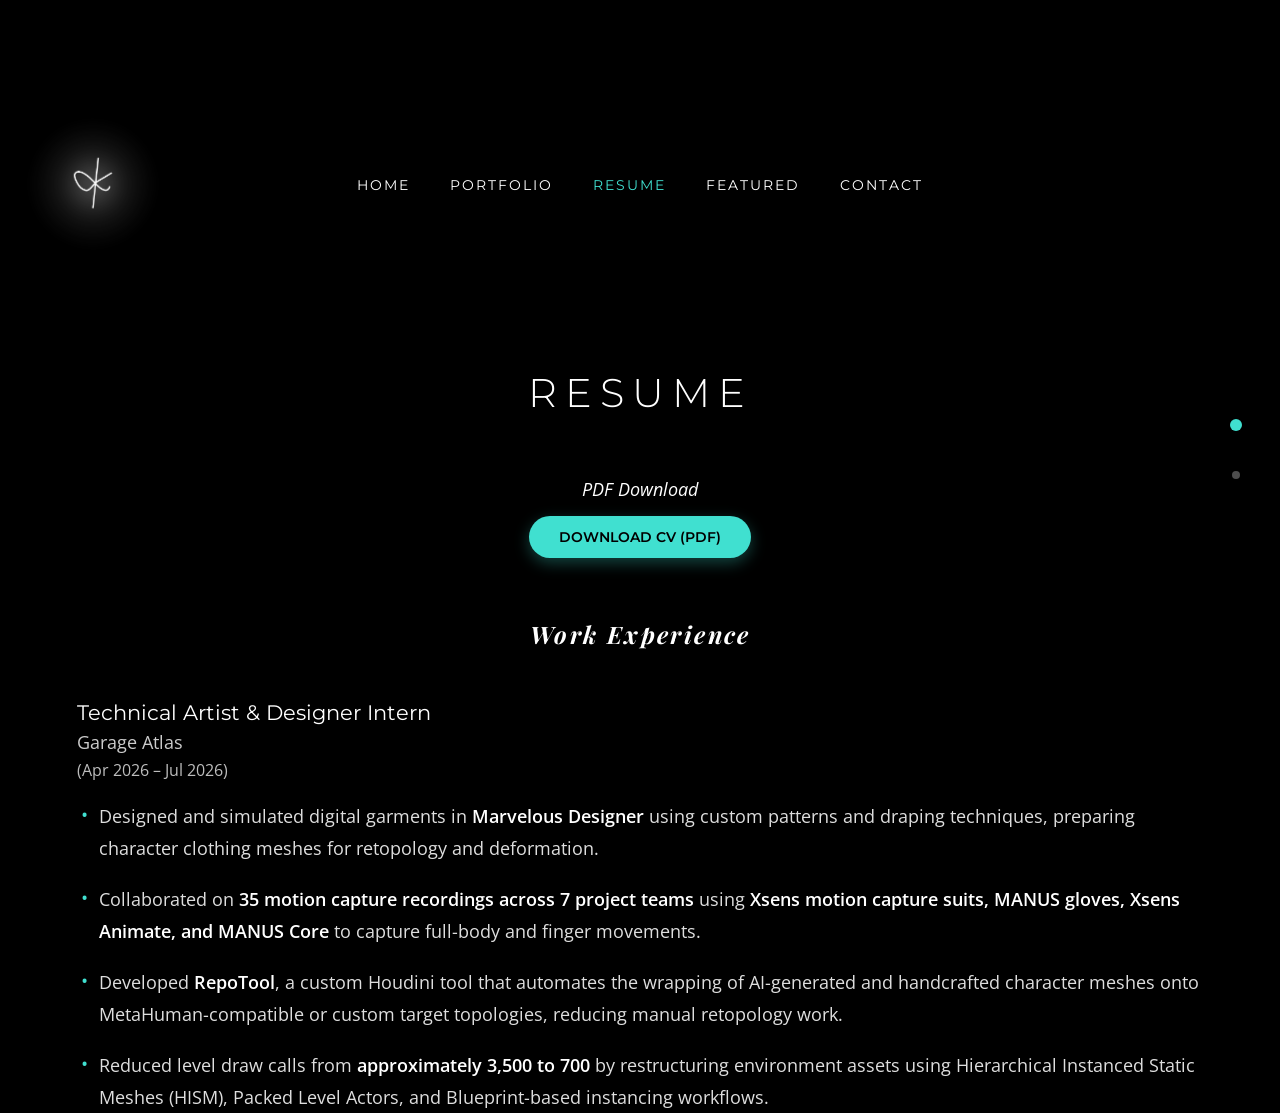
<file: resume.html>
<!DOCTYPE html>
<html lang="en">

<head>
    <meta charset="UTF-8">
    <meta name="viewport" content="width=device-width, initial-scale=1.0">
    <title>RESUME | Yekta Demirci</title>
    <link rel="stylesheet" href="style.css">
    <!-- FontAwesome for Social Icons -->
    <link rel="stylesheet" href="https://cdnjs.cloudflare.com/ajax/libs/font-awesome/6.4.0/css/all.min.css" integrity="sha512-iecdLmaskl7CVkqkXNQ/ZH/XLlvWZOJyj7Yy7tcenmpD1ypASozpmT/E0iPtmFIB46ZmdtAc9eNBvH0H/ZpiBw==" crossorigin="anonymous" referrerpolicy="no-referrer">
    <meta name="description" content="Yekta Demirci's work experience as a Technical Artist & Designer Intern at Garage Atlas.">
    <link rel="canonical" href="https://www.yektademirci.com/resume.html">

    <!-- Google Analytics -->
    <script async src="https://www.googletagmanager.com/gtag/js?id=G-4VWEYCCFRG"></script>
    <script>
      window.dataLayer = window.dataLayer || [];
      function gtag(){dataLayer.push(arguments);}
      gtag('js', new Date());
      gtag('config', 'G-4VWEYCCFRG');
    </script>

    <!-- Favicon -->
    <link rel="icon" type="image/png" href="images/LOGO.png">
</head>

<body id="top" class="page-resume">
    <a href="#main-content" class="skip-link">Skip to content</a>

    <!-- Navigation -->
    <nav aria-label="Main navigation" id="navbar" class="dark-bg">
        <div class="nav-logo">
            <a href="index.html"><img src="images/LOGO.png" alt="Yekta Demirci Logo"></a>
        </div>
        <ul>
            <li><a href="index.html">HOME</a></li>
            <li><a href="portfolio.html">PORTFOLIO</a></li>
            <li><a href="resume.html" class="active" aria-current="page">RESUME</a></li>
            <li><a href="featured.html">FEATURED</a></li>
            <li><a href="index.html#contact">CONTACT</a></li>
        </ul>
    </nav>

    <main id="main-content" class="resume-container">
        <!-- Dot Navigation Sidebar -->
        <nav class="dot-nav">
            <ul id="resume-dots">
                <li><a href="#top" title="Top"><span class="dot"></span></a></li>
                <!-- Dynamic dots will be injected here -->
            </ul>
        </nav>

        <h1 class="page-title text-center fade-in-section" id="resume-title">RESUME</h1>

        <div class="pdf-download text-center fade-in-section">
            <p class="italic">PDF Download</p>
            <a href="DEMIRCIYEKTA_CV_2026_October.pdf" download class="btn-download uppercase" id="resume-download-btn">RESUME 2026</a>
        </div>

        <div class="resume-section" id="experience">
            <h2 class="resume-header italic text-center fade-in-section">Work Experience</h2>

            <div id="dynamic-resume-list">
                <!-- Dynamic content from projects-data.js will be injected here -->
            </div>
        </div>
        <noscript><p class="text-center">Download the PDF above for the full resume.</p></noscript>
    </main>

    <!-- Common Footer style -->
    <footer>
        <div class="social-links">
            <a href="https://www.linkedin.com/in/yekta-demirci" target="_blank" rel="noopener noreferrer" aria-label="LinkedIn"><i
                    class="fa-brands fa-linkedin-in"></i></a>
            <a href="https://yekta-demirci.itch.io/" target="_blank" rel="noopener noreferrer" aria-label="Itch.io"><i
                    class="fa-brands fa-itch-io"></i></a>
            <a href="https://github.com/Lutherieon" target="_blank" rel="noopener noreferrer" aria-label="GitHub"><i
                    class="fa-brands fa-github"></i></a>
            <a href="https://www.artstation.com/devletsanatcisi" target="_blank" rel="noopener noreferrer" aria-label="ArtStation"><i
                    class="fa-brands fa-artstation"></i></a>
        </div>
        <p>© 2026 by Yekta Demirci</p>
    </footer>

    <!-- Scripts -->
    <script src="project-library.js"></script>
    <script src="projects-data.js"></script>
    <script src="site-content.js"></script>
    <script src="script.js"></script>

    <script>
        document.addEventListener("DOMContentLoaded", () => {
            if (typeof window.RESUME_DATA !== 'undefined') {
                // 1. Update Header and Download
                document.getElementById('resume-title').textContent = window.RESUME_DATA.title;
                const downloadBtn = document.getElementById('resume-download-btn');
                downloadBtn.href = window.RESUME_DATA.downloadLink;
                downloadBtn.textContent = window.RESUME_DATA.downloadLabel;

                // 2. Inject Experience and Dots
                const container = document.getElementById('dynamic-resume-list');
                const dotsList = document.getElementById('resume-dots');
                const experienceList = window.RESUME_DATA.experience || [];
                const validExperiences = experienceList.filter(item => item && Object.keys(item).length > 0 && item.role);

                if (validExperiences.length === 0) {
                    const resumeSection = document.querySelector('.resume-section');
                    if (resumeSection) {
                        resumeSection.style.display = 'none';
                    }
                } else {
                    validExperiences.forEach(item => {
                        // Create Item Element
                        const itemEl = document.createElement('div');
                        itemEl.className = 'resume-item fade-in-section';
                        itemEl.id = item.id;

                        let itemHTML = `
                            <div class="resume-content">
                                <h3 class="role">${item.role}</h3>
                                <h4 class="company">${item.company}</h4>
                                <p class="dates">(${item.dates})</p>
                                ${item.description ? `<p class="description italic">${item.description}</p>` : ''}
                                ${item.bullets && item.bullets.length ? `<ul class="resume-bullets">${item.bullets.map(bullet => `<li>${bullet}</li>`).join('')}</ul>` : ''}
                            </div>
                        `;

                        if (item.logo) {
                            itemHTML += `<div class="resume-logo" style="background-image: url('${item.logo}');"></div>`;
                        }

                        itemEl.innerHTML = itemHTML;
                        container.appendChild(itemEl);

                        // Add Dot for this job
                        const dotLi = document.createElement('li');
                        dotLi.innerHTML = `<a href="#${item.id}" title="${item.role}"><span class="dot"></span></a>`;
                        dotsList.appendChild(dotLi);
                    });
                }

                // Re-initialize animations and nav
                if (window.initFadeAnimations) window.initFadeAnimations();
                if (window.initDotNav) window.initDotNav();

                // Force a refresh of visibility
                window.dispatchEvent(new Event('resize'));
            }
        });
    </script>
</body>

</html>
</file>
<file: style.css>
@import url('https://fonts.googleapis.com/css2?family=Montserrat:wght@300;400;600&family=Playfair+Display:ital,wght@0,400;0,700;1,400&family=Open+Sans:ital,wght@0,300;0,400;0,600;1,400&display=swap');

/* --- CSS VARIABLES & BASE RESET --- */
:root {
    --bg-color-dark: #000000;
    --text-color-light: #ffffff;
    --accent-teal: #40E0D0;
    /* Cyan/Teal link accent */
    --accent-glow: rgba(64, 224, 208, 0.4);
    /* Used for edge glows and image shadows */
    --hero-gradient: linear-gradient(135deg, #000000 0%, #0a1922 25%, #050a0f 50%, #0a1922 75%, #000000 100%);
    /* Infused with smooth space-like dark teal tones for a premium gaming transition */

    --font-headers: 'Montserrat', sans-serif;
    --font-serif: 'Playfair Display', serif;
    --font-body: 'Open Sans', sans-serif;

    --nav-height: 80px;
    --site-content-width: 1600px;
    --site-gutter: clamp(20px, 6vw, 96px);
}

* {
    margin: 0;
    padding: 0;
    box-sizing: border-box;
}

html {
    scroll-behavior: smooth;
}

body {
    width: 100%;
    min-height: 100vh;
    background-color: var(--bg-color-dark);
    color: var(--text-color-light);
    font-family: var(--font-body);
    overflow-x: hidden;
    position: relative;
    display: flex;
    flex-direction: column;
}

main {
    flex: 1 0 auto;
}

a {
    color: inherit;
    text-decoration: none;
    transition: color 0.3s ease;
}

ul {
    list-style: none;
}

/* --- NAVIGATION MENU --- */
#navbar {
    position: fixed;
    top: 0;
    left: 0;
    width: 100%;
    height: var(--nav-height);
    display: flex;
    justify-content: center; /* Center the links */
    align-items: center;
    padding: 0 5%;
    z-index: 100;
    background: transparent;
    transition: background-color 0.3s ease;
}

/* Add this class via JS when scrolling down, or apply it to non-index pages */
#navbar.scrolled,
#navbar.dark-bg {
    background-color: rgba(0, 0, 0, 0.9);
    backdrop-filter: blur(5px);
}

.nav-logo {
    position: absolute;
    left: 5%;
    display: flex;
    align-items: center;
    padding: 10px;
    z-index: 101;
}

/* Stylized white radial glow behind logo */
.nav-logo::before {
    content: '';
    position: absolute;
    top: 50%;
    left: 50%;
    transform: translate(-50%, -50%);
    width: 120px; /* Increased from 100px */
    height: 120px;
    border-radius: 50%;
    /* Switched to white/neutral glow for maximum visibility */
    background: radial-gradient(circle, rgba(255, 255, 255, 0.4) 0%, rgba(255, 255, 255, 0.1) 40%, transparent 75%);
    z-index: -1;
    pointer-events: none;
    opacity: 0.8;
    filter: blur(8px);
}

.nav-logo img {
    height: 50px;
    width: auto;
    transition: transform 0.3s ease;

    /* Using scale(1.01) and perspective(1px) to force high-quality sub-pixel rendering */
    transform: perspective(1px) translateZ(0) scale(1.01);
    -webkit-transform: perspective(1px) translateZ(0) scale(1.01);

    /* Ensure hardware acceleration */
    backface-visibility: hidden;
    -webkit-backface-visibility: hidden;

    /* Simplify filters - removed drop-shadow from img to avoid harsh edges */
    filter: brightness(0) invert(1);

    /* Standard image rendering for logos */
    image-rendering: auto;
}

.nav-logo a:hover img {
    transform: scale(1.05);
}

#navbar ul {
    display: flex;
    gap: 40px;
}

/* Responsive adjustment for navbar */
@media (max-width: 768px) {
    #navbar {
        flex-direction: column;
        height: auto;
        padding: 20px 0;
        justify-content: center;
    }
    .nav-logo {
        position: relative;
        left: auto;
        margin-bottom: 20px;
        justify-content: center;
    }
    .nav-logo img {
        height: 35px;
    }
    .nav-logo::before {
        width: 70px;
        height: 70px;
    }
    #navbar ul {
        flex-direction: row;
        justify-content: center;
        gap: 15px;
        width: 100%;
        padding: 0 10px;
    }
    #navbar a {
        font-size: 0.75rem;
    }
}

#navbar a {
    font-family: var(--font-headers);
    font-size: 0.85rem;
    text-transform: uppercase;
    letter-spacing: 2px;
    font-weight: 400;
}

#navbar a:hover,
#navbar a.active {
    color: var(--accent-teal);
}

/* --- TYPOGRAPHY UTILITIES --- */
.text-center {
    text-align: center;
}

.uppercase {
    text-transform: uppercase;
}

.italic {
    font-style: italic;
}

/* We'll add layout-specific CSS for Home, Portfolio, Resume, Featured below as we build them */

/* --- HERO SECTION --- */
.hero {
    position: relative;
    width: 100%;
    min-height: 100vh;
    background: var(--hero-gradient);
    background-size: 400% 400%;
    /* Make gradient large enough to animate smoothly */
    animation: gradientShift 15s ease infinite;
    /* 15 seconds for a very slow, relaxing shift */
    display: flex;
    justify-content: center;
    align-items: center;
    text-align: center;
    overflow: clip;
    /* clip solves the Chromium 'stuck scroll on load' bug while preventing overflow */
    color: var(--text-color-light);
    /* Light text on dark ambient gradient */
}

/* Keyframes for the Hero Background Animation */
@keyframes gradientShift {
    0% {
        background-position: 0% 50%;
    }

    50% {
        background-position: 100% 50%;
    }

    100% {
        background-position: 0% 50%;
    }
}

.hero-content {
    z-index: 10;
}

.hero h1 {
    font-family: var(--font-headers);
    font-size: 5.5rem;
    font-weight: 300;
    letter-spacing: 0.25em;
    /* Medium kerning */
    margin-bottom: 20px;
    line-height: 1.2;
}

.hero .subtitle {
    font-family: var(--font-headers);
    font-size: 1rem;
    letter-spacing: 0.8em;
    font-weight: 400;
}


/* Ensure mobile layout doesn't break horizontal scroll */
@media (max-width: 768px) {
    .hero h1 {
        font-size: 2.5rem;
        letter-spacing: 0.3em;
    }

    .hero .subtitle {
        font-size: 0.8rem;
        letter-spacing: 0.4em;
    }

}

/* --- SHOWCASE SECTION --- */
.showcase-section {
    max-width: var(--site-content-width);
    width: 100%;
    margin: 0 auto 120px;
    /* Alttan 120px dış boşluk! */
    padding: 100px var(--site-gutter) 80px;
}

.showcase-header {
    margin-bottom: 50px;
}

.showcase-header h2 {
    font-family: var(--font-serif);
    font-style: italic;
    font-size: 2.5rem;
    font-weight: 400;
    margin-bottom: 10px;
    color: var(--text-color-light);
}

.showcase-header p {
    font-family: var(--font-body);
    font-size: 1.1rem;
    letter-spacing: 2px;
    text-transform: uppercase;
    color: var(--accent-teal);
}

.showcase-grid {
    display: grid;
    grid-template-columns: repeat(auto-fit, minmax(300px, 1fr));
    gap: 30px;
}

.showcase-card {
    position: relative;
    display: flex;
    flex-direction: column;
    border-radius: 0;
    overflow: hidden;
    text-decoration: none;
    background: transparent;
    border: 0;
    transition: transform 0.4s ease, box-shadow 0.4s ease, border-color 0.4s ease;
}

.showcase-card:hover {
    transform: translateY(-3px);
}

.showcase-image {
    width: 100%;
    aspect-ratio: 16 / 9;
    background-size: cover;
    background-position: center;
    transition: transform 0.6s ease;
}

.showcase-card:hover .showcase-image {
    transform: scale(1.05);
}

.showcase-content {
    padding: 22px 0 20px;
    position: relative;
    z-index: 2;
    background: transparent;
    margin-top: 0;
    border-bottom: 1px solid #ffffff26;
    /* Overlap image slightly */
    height: auto;
    min-height: 80px;
    display: flex;
    flex-direction: column;
    justify-content: flex-end;
}

.showcase-content h3 {
    font-family: var(--font-headers);
    font-size: 1.3rem;
    font-weight: 600;
    color: #ffffff;
    margin-bottom: 5px;
    text-shadow: none;
}

.showcase-roles {
    font-family: var(--font-body);
    font-size: 0.8rem;
    color: #bbbbbb;
    font-weight: 400;
    margin-top: 5px;
    text-shadow: 0 1px 2px rgba(0, 0, 0, 0.8);
}

.showcase-category {
    font-family: var(--font-body);
    font-size: 0.9rem;
    color: var(--accent-teal);
    font-weight: 600;
    text-transform: uppercase;
    letter-spacing: 1px;
}

/* --- MAIN CONTENT & SECTIONS (Dark Mode) --- */
.content-sections {
    position: relative;
    z-index: 5;
    background-color: var(--bg-color-dark);
}

.info-section {
    display: flex;
    justify-content: center;
    align-items: center;
    max-width: var(--site-content-width);
    width: 100%;
    margin: 0 auto;
    padding: 100px var(--site-gutter);
    gap: 80px;
}

.info-section.alternate {
    flex-direction: row-reverse;
    /* Z-Pattern alternating direction */
}

/* Reduce top padding for the first section on the home page to fix double-scroll */
#background {
    padding-top: 40px;
}

@media (max-width: 900px) {

    .info-section,
    .info-section.alternate {
        flex-direction: column;
        text-align: center;
        gap: 40px;
        padding: 60px var(--site-gutter);
    }
}

/* Section Text Styling */
.section-text {
    flex: 1;
    min-width: 0;
    width: 100%;
}

.section-text h2 {
    font-family: var(--font-serif);
    font-style: italic;
    font-size: 2rem;
    font-weight: 400;
    margin-bottom: 30px;
    color: var(--text-color-light);
}

.section-text p {
    font-family: var(--font-body);
    font-size: 1.125rem;
    line-height: 1.75;
    margin-bottom: 26px;
    color: #dedede;
}

/* Section Image (Circular placeholders with glow) */
.section-image {
    width: 400px;
    height: 400px;
    border-radius: 50%;
    background-color: #222;
    /* Placeholder dark gray */
    box-shadow: 0 0 50px rgba(64, 224, 208, 0.2);
    /* Edge glow mimicking the accent */
    background-size: cover;
    background-position: center;
}

@media (max-width: 900px) {
    .section-image {
        width: 300px;
        height: 300px;
    }
}

/* --- CONTACT SECTION --- */
.contact-section {
    max-width: var(--site-content-width);
    width: 100%;
    margin-inline: auto;
    padding: 150px var(--site-gutter) 50px;
    display: flex;
    flex-direction: column;
    align-items: center;
}

.contact-content {
    width: 100%;
}

.contact-content h2 {
    font-family: var(--font-serif);
    font-style: italic;
    font-size: 2rem;
    font-weight: 400;
    margin-bottom: 30px;
}

.contact-content p {
    margin: 0 auto 30px;
    font-size: 1.125rem;
    line-height: 1.75;
    color: #dedede;
}

.email-link,
.github-link {
    display: inline-block;
    color: var(--accent-teal);
    font-size: 1.2rem;
    margin-bottom: 20px;
    transition: color 0.3s;
}

.email-link:hover,
.github-link:hover {
    color: #ffffff;
    text-shadow: 0 0 10px var(--accent-teal);
}

/* Footer Line */
footer,
.footer-divider {
    text-align: center;
    padding: 30px 20px;
    border-top: 1px solid rgba(255, 255, 255, 0.1);
    margin-top: 50px;
    color: #666;
    font-size: 0.9rem;
    width: 100%;
}

/* Force footers to stick to the bottom on short pages */
footer {
    margin-top: auto;
}

/* Social Links */
.social-links {
    display: flex;
    justify-content: center;
    gap: 30px;
    margin-bottom: 20px;
}

.social-links a {
    display: inline-flex;
    justify-content: center;
    align-items: center;
    width: 45px;
    height: 45px;
    border-radius: 50%;
    background-color: #1a1a1a;
    color: #999;
    font-size: 1.2rem;
    transition: all 0.3s ease;
    border: 1px solid rgba(255, 255, 255, 0.05);
}

.social-links a:hover {
    color: #ffffff;
    background-color: var(--accent-teal);
    transform: translateY(-3px);
    box-shadow: 0 5px 15px var(--accent-glow);
    border-color: transparent;
}

/* --- PORTFOLIO PAGE --- */
.page-portfolio {
    background-color: var(--bg-color-dark);
}

.portfolio-container {
    padding-top: calc(var(--nav-height) + 60px); /* Increased padding for better spacing from navbar */
    max-width: var(--site-content-width);
    width: 100%;
    margin: 0 auto;
    padding-left: var(--site-gutter);
    padding-right: var(--site-gutter);
}

.page-title {
    font-family: var(--font-headers);
    font-size: 2.5rem;
    font-weight: 300;
    letter-spacing: 0.2em;
    margin-bottom: 60px; /* Increased margin */
}

/* Portfolio Filters */
.portfolio-filters {
    display: flex;
    flex-wrap: wrap;
    justify-content: center;
    gap: 15px;
    margin-bottom: 60px; /* Increased margin before the grid */
}

.filter-btn {
    background-color: transparent;
    color: #cccccc;
    border: 1px solid rgba(255, 255, 255, 0.2);
    padding: 10px 25px;
    border-radius: 30px;
    font-family: var(--font-headers);
    font-size: 0.85rem;
    letter-spacing: 1px;
    text-transform: uppercase;
    cursor: pointer;
    transition: all 0.3s ease;
}

.filter-btn:hover {
    color: #ffffff;
    border-color: rgba(255, 255, 255, 0.5);
    background-color: rgba(255, 255, 255, 0.05);
}

.filter-btn.active {
    color: #ffffff;
    border-color: var(--accent-teal);
    background-color: rgba(64, 224, 208, 0.1);
    box-shadow: 0 0 10px var(--accent-glow);
}

.portfolio-grid {
    display: grid;
    grid-template-columns: repeat(3, 1fr);
    /* Strict 3-column layout */
    gap: 40px;
    margin-bottom: 80px;
}

.project-card {
    position: relative;
    display: flex;
    flex-direction: column;
    background-color: transparent;
    transition: transform 0.3s ease;
    text-decoration: none;
    border: none;
}

.project-card:hover {
    transform: translateY(-5px);
}

.card-image-wrapper {
    position: relative;
    width: 100%;
    aspect-ratio: 4 / 4.5;
    overflow: hidden;
    border-radius: 8px;
    background-color: #1a1a1a;
}

.card-image {
    position: absolute;
    top: 0;
    left: 0;
    width: 100%;
    height: 100%;
    background-size: cover;
    background-position: center;
    transition: transform 0.4s ease;
}

.project-card:hover .card-image {
    transform: scale(1.05);
}

.card-title-overlay {
    position: absolute;
    bottom: 0;
    left: 0;
    width: 100%;
    padding: 60px 20px 20px;
    background: linear-gradient(to top, rgba(0, 0, 0, 0.95) 0%, rgba(0, 0, 0, 0) 100%);
    text-align: center;
    z-index: 2;
}

.card-title-overlay h3 {
    font-family: var(--font-body);
    font-size: 2rem;
    font-weight: 400;
    margin: 0;
    color: #ffffff;
}

.card-roles {
    font-family: var(--font-body);
    font-size: 0.85rem;
    color: #cccccc;
    font-weight: 300;
    margin-top: 5px;
    letter-spacing: 0.5px;
}

.card-content {
    padding: 20px;
    display: flex;
    flex-direction: column;
    gap: 15px;
    flex-grow: 1;
}

.card-tags {
    display: flex;
    flex-wrap: wrap;
    gap: 8px;
}

.tag {
    font-family: var(--font-headers);
    font-size: 0.85rem;
    padding: 4px 10px;
    border-radius: 4px;
    color: #fff;
    background-color: #333;
    font-weight: 500;
}

.tag-uxanalysis {
    background-color: #0d65c0;
}

.tag-ue5 {
    background-color: #0a79ef;
}

.tag-blueprint,
.tag-cpp {
    background-color: #1a40bd;
}

.tag-gamedev,
.tag-university {
    background-color: #7b337a;
}

.tag-gamejam {
    background-color: #7b7933;
}

.card-description {
    font-family: var(--font-body);
    font-size: 1.0625rem;
    color: #e0e0e0;
    margin: 0;
    line-height: 1.65;
}

.card-contributions {
    margin-top: 5px;
}

.contributions-title {
    font-family: var(--font-body);
    font-size: 1.1rem;
    font-weight: 400;
    color: #ffffff;
    margin-bottom: 12px;
}

.contributions-list {
    list-style: none;
    padding: 0;
    margin: 0;
    display: flex;
    flex-direction: column;
    gap: 8px;
}

.contributions-list li {
    position: relative;
    padding-left: 28px;
    font-family: var(--font-body);
    font-size: 1rem;
    color: #e0e0e0;
    line-height: 1.6;
}

.contributions-list li i {
    position: absolute;
    left: 4px;
    top: 3px;
    color: #ffffff;
    font-size: 0.9rem;
}

/* --- RESUME PAGE --- */
.page-resume {
    background-color: var(--bg-color-dark);
}

.resume-container {
    padding-top: var(--nav-height);
    max-width: var(--site-content-width);
    width: 100%;
    margin: 0 auto;
    padding-left: var(--site-gutter);
    padding-right: var(--site-gutter);
}

/* PDF Download Section */
.pdf-download {
    margin-bottom: 60px;
}

.pdf-download p {
    font-family: var(--font-body);
    font-size: 1.1rem;
    margin-bottom: 15px;
}

.btn-download {
    display: inline-block;
    background-color: var(--accent-teal);
    color: #000;
    font-family: var(--font-headers);
    font-size: 0.9rem;
    font-weight: 600;
    padding: 12px 30px;
    border-radius: 30px;
    /* Pill shape */
    transition: all 0.3s ease;
    box-shadow: 0 5px 15px rgba(64, 224, 208, 0.3);
}

.btn-download:hover {
    background-color: #fff;
    box-shadow: 0 5px 25px rgba(255, 255, 255, 0.4);
}

/* Resume Content Items */
.resume-section {
    margin-top: 40px;
}

.resume-header {
    font-family: var(--font-serif);
    font-size: 1.5rem;
    margin-bottom: 50px;
    letter-spacing: 0.1em;
}

.resume-item {
    display: flex;
    justify-content: space-between;
    align-items: flex-start;
    margin-bottom: 60px;
    gap: 40px;
}

.resume-content {
    flex: 1;
}

.resume-item .role {
    font-family: var(--font-headers);
    font-weight: 400;
    font-size: 1.3rem;
    margin-bottom: 5px;
}

.resume-item .company {
    font-family: var(--font-body);
    font-weight: 400;
    font-size: 1.1rem;
    color: #ccc;
    margin-bottom: 5px;
}

.resume-item .dates {
    font-family: var(--font-body);
    font-size: 1rem;
    color: #bdbdbd;
    margin-bottom: 20px;
}

.resume-item .description {
    font-family: var(--font-body);
    font-size: 1.125rem;
    font-style: normal;
    line-height: 1.75;
    color: #dedede;
}

.resume-logo {
    width: 60px;
    height: 60px;
    border-radius: 4px;
    background-color: #333;
    /* Placeholder dark gray */
    background-size: cover;
    background-position: center;
    flex-shrink: 0;
    margin-top: 5px;
    filter: grayscale(100%);
}

@media (max-width: 600px) {
    .resume-item {
        flex-direction: column-reverse;
        /* Stack logo on top of text on tiny screens, or keep next to title */
        gap: 20px;
    }
}

/* --- FEATURED PAGE --- */
.page-featured {
    background-color: var(--bg-color-dark);
}

.featured-container {
    padding-top: var(--nav-height);
    max-width: var(--site-content-width);
    width: 100%;
    margin: 0 auto;
    padding-left: var(--site-gutter);
    padding-right: var(--site-gutter);
}

.featured-subtitle {
    font-family: var(--font-serif);
    font-size: 1.2rem;
    margin-bottom: 80px;
    color: #cccccc;
    letter-spacing: 0.1em;
}

.featured-list {
    display: flex;
    flex-direction: column;
    gap: 100px;
    /* Large space between year groups */
}

.featured-year-group {
    position: relative;
    padding-left: 20%;
    /* Offset text to the right a bit, room for floating images */
}

.year-title {
    font-family: var(--font-headers);
    font-size: 1.5rem;
    font-weight: 600;
    margin-bottom: 30px;
    position: absolute;
    left: 0;
    top: 5px;
}

@media (max-width: 768px) {
    .featured-year-group {
        padding-left: 0;
    }

    .year-title {
        position: static;
        margin-bottom: 20px;
    }
}

.featured-entry {
    margin-bottom: 40px;
    width: 100%;
}

.entry-title {
    font-family: var(--font-body);
    font-size: 1.2rem;
    margin-bottom: 10px;
}

.entry-title a {
    color: var(--accent-teal);
    transition: all 0.3s ease;
}

.entry-title a:hover {
    color: #fff;
    text-shadow: 0 0 10px var(--accent-teal);
}

.entry-location {
    font-family: var(--font-body);
    font-size: 1rem;
    color: #cccccc;
    margin-bottom: 5px;
}

.entry-desc {
    font-family: var(--font-body);
    font-size: 1.0625rem;
    font-style: normal;
    color: #dedede;
    line-height: 1.75;
}

/* Floating Images on Featured Page */
.featured-image {
    position: absolute;
    border-radius: 50%;
    background-color: #222;
    background-size: cover;
    background-position: center;
    box-shadow: 0 0 40px rgba(64, 224, 208, 0.4);
    /* Teal outer glow */
    z-index: 2;
    filter: brightness(0.8) sepia(10%) hue-rotate(180deg);
    /* Subtle tint matching Alexandria's photos */
    transition: filter 0.3s ease;
}

.featured-image:hover {
    filter: brightness(1) sepia(0%);
}

.float-1 {
    width: 250px;
    height: 250px;
    top: 0;
    right: -100px;
}

.float-2 {
    width: 280px;
    height: 280px;
    bottom: -50px;
    right: -50px;
}

@media (max-width: 1000px) {
    .featured-image {
        display: none;
        /* Hide floating images on smaller screens to avoid overlapping text */
    }
}

/* Footer specific to Featured Page */
.featured-container footer {
    border-top: none;
    margin-top: 20px;
    padding-top: 0;
}

.social-links {
    margin-bottom: 20px;
    display: flex;
    justify-content: center;
    gap: 20px;
}

.social-icon {
    font-family: var(--font-headers);
    font-size: 0.9rem;
    text-transform: uppercase;
    color: #fff;
    letter-spacing: 0.1em;
}

.social-icon:hover {
    color: var(--accent-teal);
}

/* --- PROJECT DETAIL PAGE --- */
.page-project-detail {
    background-color: var(--bg-color-dark);
}

/* Full Width Hero */
.project-hero {
    position: relative;
    width: 100vw;
    height: 50vh;
    min-height: 400px;
    /* Prevent being too thin explicitly */
    /* Adjust based on preference */
    margin-top: var(--nav-height);
    background-color: #111;
}

.hero-image-placeholder {
    width: 100%;
    height: 100%;
    background-size: contain;
    background-position: center;
    background-repeat: no-repeat;
    box-shadow: inset 0 -50px 100px rgba(0, 0, 0, 0.8);
    /* Fade into background */
}

/* PDF Viewer styles */
.pdf-wrapper {
    position: relative;
    width: 100%;
    height: 100%;
    display: flex;
    justify-content: center;
    align-items: center;
    background-color: #1a1a1a;
    overflow: hidden;
}

.pdf-wrapper canvas {
    max-width: 100%;
    max-height: 100%;
    box-shadow: 0 0 20px rgba(0, 0, 0, 0.5);
    display: block;
}

.pdf-container {
    position: relative;
    width: 100%;
    height: 100%;
    display: flex;
    justify-content: center;
    align-items: center;
    background-color: #1a1a1a;
    overflow: hidden;
}

#pdf-canvas {
    max-width: 100%;
    max-height: 100%;
    box-shadow: 0 0 20px rgba(0, 0, 0, 0.5);
    display: block;
}

.pdf-nav-btn {
    position: absolute;
    top: 50%;
    transform: translateY(-50%);
    background: rgba(0, 0, 0, 0.5);
    color: white;
    border: none;
    width: 50px;
    height: 50px;
    border-radius: 50%;
    cursor: pointer;
    z-index: 10;
    transition: all 0.3s ease;
    display: flex;
    justify-content: center;
    align-items: center;
    font-size: 1.2rem;
}

/* --- MODULAR PROJECT BLOCKS --- */
.content-block {
    margin-bottom: 60px;
}

.content-block b,
.content-block strong,
.intro-text b,
.intro-text strong {
    color: #fff;
    font-weight: 600;
}

.content-block h2 {
    font-family: var(--font-headers);
    font-size: 1.8rem;
    font-weight: 300;
    letter-spacing: 0.15em;
    margin-bottom: 30px;
    color: var(--accent-teal);
    border-bottom: 1px solid rgba(64, 224, 208, 0.2);
    padding-bottom: 10px;
    display: inline-block;
}

.media-block {
    margin: 30px 0;
    width: 100%;
}

.media-block img {
    width: 100%;
    border-radius: 8px;
    box-shadow: 0 10px 30px rgba(0, 0, 0, 0.3);
    display: block;
}

.media-caption {
    font-family: var(--font-serif);
    font-style: italic;
    font-size: 0.9rem;
    color: #888;
    margin-top: 10px;
    text-align: center;
}

/* Video Wrapper for Responsive 16:9 aspect ratio */
.video-wrapper {
    position: relative;
    padding-bottom: 56.25%;
    /* 16:9 */
    height: 0;
    overflow: hidden;
    border-radius: 8px;
    box-shadow: 0 10px 30px rgba(0, 0, 0, 0.3);
}

.video-wrapper iframe,
.video-wrapper video {
    position: absolute;
    top: 0;
    left: 0;
    width: 100%;
    height: 100%;
    border: none;
}

/* Local PDF Block handled at bottom of file */

.text-block {
    margin-bottom: 20px;
}

/* Media Grid for 2+ items */
.media-grid {
    display: grid;
    grid-template-columns: repeat(auto-fit, minmax(300px, 1fr));
    gap: 20px;
    margin: 30px 0;
}

.media-grid .media-block {
    margin: 0;
}

@media (max-width: 768px) {
    .pdf-block {
        height: 400px;
    }
}

.pdf-nav-btn:hover {
    background: var(--accent-teal);
    box-shadow: 0 0 15px var(--accent-glow);
}

.pdf-nav-btn.prev {
    left: 20px;
}

.pdf-nav-btn.next {
    right: 20px;
}

.page-indicator {
    position: absolute;
    bottom: 20px;
    left: 50%;
    transform: translateX(-50%);
    background: rgba(0, 0, 0, 0.7);
    color: white;
    padding: 5px 15px;
    border-radius: 20px;
    font-size: 0.9rem;
    font-family: var(--font-headers);
    z-index: 10;
}

/* Wide project content with space for the fixed section navigation. */
.project-container {
    max-width: var(--site-content-width);
    width: 100%;
    margin: 0 auto;
    padding: 60px var(--site-gutter);
}

/* Return Navigation */
.return-nav {
    margin-bottom: 50px;
}

.return-link {
    font-family: var(--font-headers);
    font-size: 0.9rem;
    letter-spacing: 0.15em;
    text-transform: uppercase;
    color: #fff;
    display: inline-flex;
    align-items: center;
    transition: color 0.3s ease;
}

.return-link .arrow {
    margin-right: 15px;
    font-size: 1.2rem;
    font-weight: 300;
}

.return-link:hover {
    color: var(--accent-teal);
}

/* Project Titles & Metadata */
.project-header {
    margin-bottom: 60px;
}

.project-title {
    font-family: var(--font-serif);
    font-size: 3rem;
    font-weight: 400;
    margin-bottom: 10px;
    color: #fff;
}

.project-metadata {
    font-family: var(--font-body);
    font-size: 1.1rem;
    font-style: normal;
    line-height: 1.6;
    color: #ccc;
    letter-spacing: 0;
}

/* Main Content Text and Images */
.project-content {
    font-family: var(--font-body);
    font-size: 1.1875rem;
    line-height: 1.75;
    color: #dedede;
}

.intro-text {
    margin-bottom: 60px;
    font-size: 1.25rem;
    /* Intro text is slightly larger */
}

.content-block {
    margin-bottom: 80px;
}

.content-block h2 {
    font-family: var(--font-headers);
    font-size: 1.4rem;
    letter-spacing: 0.04em;
    color: #fff;
    margin-bottom: 28px;
    font-weight: 600;
}

.content-block p {
    margin-bottom: 30px;
}

/* Style for inline links within text blocks */
.intro-text a,
.content-block p a,
.text-block a {
    color: var(--accent-teal);
    text-decoration: underline;
    transition: color 0.3s ease, text-shadow 0.3s ease;
}

.intro-text a:hover,
.content-block p a:hover,
.text-block a:hover {
    color: #fff;
    text-shadow: 0 0 10px var(--accent-teal);
}

.content-visual-placeholder {
    width: 100%;
    height: 400px;
    /* Placeholder height, real images use height: auto */
    background-color: #222;
    border-radius: 4px;
    margin: 40px 0;
    background-size: cover;
    background-position: center;
    box-shadow: 0 10px 30px rgba(0, 0, 0, 0.5);
}

.visual-row {
    display: flex;
    gap: 20px;
    margin: 40px 0;
}

.content-visual-placeholder.half {
    flex: 1;
    margin: 0;
}

.caption {
    font-size: 0.9rem;
    color: #888;
    margin-top: -20px;
    margin-bottom: 40px;
}

@media (max-width: 768px) {
    .visual-row {
        flex-direction: column;
    }
}

/* --- SCROLL ANIMATIONS --- */
.fade-in-section {
    opacity: 0;
    transform: translateY(30px);
    transition: opacity 0.8s ease-out, transform 0.8s ease-out;
    will-change: opacity, transform;
}

.fade-in-section.is-visible {
    opacity: 1;
    transform: none;
}

/* --- DOT NAVIGATION SIDEBAR --- */
.dot-nav {
    position: fixed;
    right: 40px;
    top: 50%;
    transform: translateY(-50%);
    z-index: 100;
}

.dot-nav ul {
    display: flex;
    flex-direction: column;
    gap: 20px;
}

.dot-nav a {
    display: flex;
    align-items: center;
    justify-content: flex-end;
    width: 30px;
    height: 30px;
    position: relative;
}

.dot-nav .dot {
    display: block;
    width: 8px;
    height: 8px;
    background-color: rgba(255, 255, 255, 0.3);
    border-radius: 50%;
    transition: all 0.3s ease;
}

.dot-nav a:hover .dot {
    background-color: var(--accent-teal);
    transform: scale(1.5);
    box-shadow: 0 0 10px var(--accent-teal);
}

.dot-nav a.active .dot {
    background-color: var(--accent-teal);
    transform: scale(1.5);
}

@media (max-width: 1000px) {
    .dot-nav {
        display: none;
        /* Hide dots on smaller screens */
    }
}

/* --- MOBILE OPTIMIZATIONS (< 768px) --- */
@media (max-width: 768px) {

    /* Navbar improvements */
    #navbar {
        height: auto;
        padding: 15px 10px;
    }

    #navbar ul {
        gap: 10px;
        flex-wrap: wrap;
        /* Allow links to wrap to second line if very narrow */
        justify-content: center;
    }

    #navbar a {
        font-size: 0.65rem;
        letter-spacing: 0.5px;
    }

    /* Fix body content padding since nav height is now variable */
    .portfolio-container,
    .resume-container,
    .featured-container {
        padding-top: 100px;
    }

    /* Spacing Reductions */
    .info-section {
        padding: 40px 20px;
        gap: 30px;
    }

    #background {
        padding-top: 20px;
        /* Even tighter for the first section */
    }

    .contact-section {
        padding: 60px 20px 30px;
    }

    .project-container {
        padding: 40px 20px;
    }

    /* Typography Scaling */
    .page-title,
    .project-title {
        font-size: 1.8rem;
        letter-spacing: 0.1em;
        margin-bottom: 30px;
    }

    .section-text h2,
    .contact-content h2,
    .resume-header {
        font-size: 1.5rem;
        margin-bottom: 20px;
    }

    .project-metadata,
    .entry-title,
    .resume-item .role {
        font-size: 1rem;
    }

    .intro-text,
    .content-block p,
    .section-text p,
    .contact-content p,
    .content-block p.text-block {
        font-size: 1.125rem;
        line-height: 1.75;
    }

    .project-content {
        font-size: 1.125rem;
    }

    .media-grid {
        grid-template-columns: 1fr;
        gap: 20px;
    }

    /* Portfolio Grid - Force Single Column */
    .portfolio-grid {
        grid-template-columns: 1fr;
        gap: 20px;
    }

    /* Resume Improvements */
    .resume-item {
        margin-bottom: 40px;
        gap: 15px;
    }

    .resume-logo {
        width: 50px;
        height: 50px;
    }

    /* Featured Content */
    .featured-list {
        gap: 60px;
    }

    /* Hero adjustments */
    .project-hero {
        height: auto;
        min-height: unset;
        /* Remove explicit min-height for mobile screens */
        aspect-ratio: 16 / 9;
        /* Matches typical contained poster shapes on phone */
    }
}

/* --- EXTRA SMALL MOBILE (< 480px) --- */
@media (max-width: 480px) {
    #navbar ul {
        gap: 10px;
        padding: 0 5px;
    }

    #navbar a {
        font-size: 0.65rem;
        letter-spacing: 0.5px;
    }

    .hero h1 {
        font-size: 1.8rem;
        letter-spacing: 0.1em;
    }

    .page-title,
    .project-title {
        font-size: 1.5rem;
    }
}

/* --- PAGINATION --- */
.pagination {
    display: flex;
    justify-content: center;
    align-items: center;
    gap: 15px;
    margin-top: 50px;
    margin-bottom: 50px;
    width: 100%;
}

.pdf-block {
    margin: 40px 0;
    width: 100%;
    height: 60vh;
    max-height: 500px;
    border-radius: 8px;
    border: 1px solid rgba(255, 255, 255, 0.1);
    box-shadow: 0 10px 30px rgba(0, 0, 0, 0.4);
}

.pdf-block embed {
    width: 100%;
    height: 100%;
}

.media-block {
    margin: 40px 0;
    width: 100%;
}

.media-block img {
    width: 100%;
    height: auto;
    border-radius: 8px;
    box-shadow: 0 10px 30px rgba(0, 0, 0, 0.5);
    display: block;
}

.media-grid {
    display: grid;
    grid-template-columns: repeat(2, 1fr);
    gap: 30px;
    margin: 40px 0;
}

.media-grid .media-block {
    margin: 0;
}

.media-caption {
    font-family: var(--font-headers);
    font-size: 0.9rem;
    color: #888;
    text-align: center;
    margin-top: 10px;
}

.page-btn {
    width: 45px;
    height: 45px;
    border-radius: 50%;
    border: 1px solid rgba(255, 255, 255, 0.1);
    background: #1a1a1a;
    color: #999;
    font-family: var(--font-headers);
    font-size: 0.9rem;
    display: flex;
    justify-content: center;
    align-items: center;
    cursor: pointer;
    transition: all 0.3s ease;
}

.page-btn:hover {
    border-color: var(--accent-teal);
    color: #fff;
    transform: translateY(-3px);
    box-shadow: 0 5px 15px var(--accent-glow);
}

.page-btn.active {
    background-color: var(--accent-teal);
    color: #000;
    border-color: var(--accent-teal);
    font-weight: 600;
    box-shadow: 0 0 15px var(--accent-glow);
}

.page-btn.nav-arrow {
    font-size: 1.2rem;
}

/* --- NEXT PROJECT NAVIGATION --- */
.next-project-nav {
    margin-top: 100px;
    padding-top: 50px;
    border-top: 1px solid rgba(255, 255, 255, 0.1);
    text-align: center;
}

.next-label {
    font-family: var(--font-headers);
    font-size: 0.8rem;
    letter-spacing: 0.3em;
    color: #888;
    margin-bottom: 30px;
    display: block;
}

.next-project-link {
    display: flex;
    flex-direction: column;
    align-items: center;
    text-decoration: none;
    margin: 0 auto;
    max-width: 300px;
    /* Reduced from 600px */
}

.next-project-card {
    position: relative;
    width: 100%;
    aspect-ratio: 21 / 9;
    /* Ultra-wide for desktop */
    border-radius: 8px;
    overflow: hidden;
    margin-bottom: 20px;
    transition: all 0.5s cubic-bezier(0.4, 0, 0.2, 1);
    box-shadow: 0 10px 40px rgba(0, 0, 0, 0.4);
    border: 1px solid rgba(255, 255, 255, 0.05);
}

.next-project-link:hover .next-project-card {
    transform: translateY(-8px) scale(1.02);
    box-shadow: 0 15px 40px rgba(64, 224, 208, 0.2);
    border-color: rgba(64, 224, 208, 0.3);
}

.next-img {
    width: 100%;
    height: 100%;
    background-size: contain;
    background-position: center;
    background-repeat: no-repeat;
    filter: grayscale(40%) brightness(0.7);
    transition: all 0.5s ease;
}

.next-project-link:hover .next-img {
    filter: grayscale(0%) brightness(1);
    transform: scale(1.05);
}

.next-project-overlay {
    position: absolute;
    top: 0;
    left: 0;
    width: 100%;
    height: 100%;
    background: linear-gradient(to top, rgba(0, 0, 0, 0.8) 0%, rgba(0, 0, 0, 0) 60%);
    display: flex;
    justify-content: center;
    align-items: flex-end;
    padding-bottom: 25px;
    /* Reduced from 40px */
}

.next-project-title {
    font-family: var(--font-headers);
    font-size: 1.2rem;
    /* Reduced from 2rem */
    font-weight: 300;
    letter-spacing: 0.15em;
    color: #fff;
    transition: all 0.3s ease;
    display: flex;
    align-items: center;
    gap: 10px;
    /* Reduced from 15px */
}

.next-project-link:hover .next-project-title {
    color: var(--accent-teal);
    text-shadow: 0 0 15px var(--accent-glow);
}

.next-arrow {
    font-size: 1.1rem;
    /* Reduced from 1.5rem */
    transition: transform 0.3s ease;
}

.next-project-link:hover .next-arrow {
    transform: translateX(10px);
}

@media (max-width: 768px) {
    .next-project-card {
        height: auto;
        aspect-ratio: 16 / 9;
    }

    .next-project-title {
        font-size: 1.4rem;
    }
}

/* --- SCROLL OFFSET REFINEMENT --- */
/* Accounts for fixed navbar height (80px) + some breathing room */
.hero,
.project-intro-container,
.content-block,
.next-project-nav,
.info-section,
.contact-section,
.resume-item,
.featured-year-group,
.page-title,
#page-project-title-container,
#navbar {
    scroll-margin-top: 100px;
}

/* CV bullet support from the user's original local changes. */
.resume-bullets { list-style: none; padding: 0; margin: 20px 0 0; display: flex; flex-direction: column; gap: 20px; }
.resume-bullets li { position: relative; padding-left: 22px; font-family: var(--font-body); font-size: 1.125rem; line-height: 1.75; color: #dedede; }
.resume-bullets li::before { content: "•"; position: absolute; left: 4px; top: 0; color: var(--accent-teal); font-size: 1.2rem; line-height: 1.5; }
.resume-bullets b, .resume-bullets strong { color: #fff; font-weight: 600; }
.resume-bullets u { text-underline-offset: 3px; color: #e6e6e6; }
.resume-bullets code { background: rgba(64,224,208,.1); border: 1px solid rgba(64,224,208,.25); padding: 2px 7px; border-radius: 4px; font-size: .95em; color: var(--accent-teal); }

/* Small functional fixes; original typography, colors and layout stay in place. */
a:focus-visible, button:focus-visible { outline: 2px solid var(--accent-teal); outline-offset: 4px; }
[hidden] { display: none !important; }
.skip-link { position: fixed; top: 10px; left: 10px; z-index: 200; padding: 10px 18px; background: var(--bg-color-dark); color: var(--accent-teal); transform: translateY(-180%); }
.skip-link:focus { transform: translateY(0); }
.fade-in-section { opacity: 1; transform: none; }
.js .fade-in-section:not(.is-visible) { opacity: 0; transform: translateY(30px); }
.resume-summary, .project-count, .featured-empty { color: #ccc; line-height: 1.8; margin-bottom: 30px; }
.resume-summary { max-width: 650px; margin-inline: auto; }
.resume-skill-group { margin-bottom: 30px; }
.project-resource-links a, .featured-empty a { color: var(--accent-teal); text-decoration: underline; text-underline-offset: 4px; }
.content-block .text-block { white-space: pre-line; }
.page-project-detail .content-block > h2 {
    display: table;
    max-width: 100%;
    margin-inline: auto;
    text-align: center;
}
.project-title, .card-title-overlay h3, .showcase-content h3,
.next-project-title, .card-description { white-space: pre-line; }
.pdf-wrapper canvas { max-width: 100%; max-height: 100%; object-fit: contain; }
.media-placement { display: flow-root; width: 100%; }
.media-layout { max-width: 100%; }
.media-layout.has-ratio img { aspect-ratio: var(--media-ratio); object-fit: contain; }
.media-layout.has-ratio .video-wrapper { padding-bottom: 0; height: auto; aspect-ratio: var(--media-ratio); }
.media-layout.has-ratio .pdf-block { height: auto; max-height: none; aspect-ratio: var(--media-ratio); }
.media-layout.has-ratio .pdf-block embed { display: block; height: 100%; aspect-ratio: var(--media-ratio); }
.media-grid .media-layout > .media-block { margin: 0; }
.media-grid { grid-template-columns: repeat(var(--media-columns, 2), minmax(0, 1fr)); align-items: start; }
.media-grid > * { min-width: 0; }
@media(max-width:600px) { .media-grid { grid-template-columns: 1fr; gap: 20px; } }
.canvas-board { position: relative; width: 100%; margin: 35px 0; background: #101314; border-radius: 8px; overflow: hidden; }
.canvas-board-frame { position: relative; width: 100%; }
.canvas-board-item { position: absolute; margin: 0; overflow: hidden; }
.canvas-board-item img, .canvas-board-item video, .canvas-board-item iframe, .canvas-board-item object { display: block; width: 100%; height: 100%; object-fit: contain; border: 0; }
.canvas-board-item figcaption { position: absolute; bottom: 0; left: 0; right: 0; background: #000b; color: #ddd; padding: 4px 8px; font-size: clamp(9px, 1.3vw, 13px); line-height: 1.4; }
.canvas-board-text { width: 100%; height: 100%; overflow: auto; white-space: pre-wrap; padding: 12px; background: #202727; font: clamp(10px, 1.5vw, 18px)/1.5 var(--font-body); }
.canvas-board-expand { position: absolute; right: 8px; top: 8px; background: #101314e6; color: var(--accent-teal); border: 1px solid #50605d; border-radius: 5px; padding: 8px 12px; cursor: pointer; min-height: 44px; font: 12px var(--font-body); }
.canvas-board:fullscreen { margin: 0; border-radius: 0; width: 100vw; height: 100vh; display: grid; place-items: center; }
.canvas-board:fullscreen .canvas-board-frame { width: min(100vw, calc(100vh * var(--board-ratio))); }
@media (max-width: 768px) {
    :root { --nav-height: 150px; --site-gutter: 20px; }
    #navbar a { font-size: .75rem; }
    #navbar ul a { display: inline-flex; min-height: 44px; align-items: center; justify-content: center; }
    .portfolio-container, .resume-container, .featured-container { padding-top: calc(var(--nav-height) + 30px); }
    .project-hero { margin-top: var(--nav-height); }
    .section-image { max-width: 100%; }
    .showcase-grid { grid-template-columns: minmax(0, 1fr); }
    .hero h1, .project-title, .content-block h2 { overflow-wrap: anywhere; }
}
@media (prefers-reduced-motion: reduce) {
    html { scroll-behavior: auto; }
    *, *::before, *::after { animation: none !important; transition: none !important; }
    .js .fade-in-section:not(.is-visible) { opacity: 1; transform: none; }
}

.image-crop { overflow: hidden; }
.showcase-image, .card-image { transform: scale(var(--image-zoom, 1)); }
.showcase-card:hover .showcase-image, .project-card:hover .card-image { transform: scale(calc(var(--image-zoom, 1) * 1.05)); }

.project-card:hover .card-image.show-entire-image, .showcase-card:hover .showcase-image.show-entire-image { transform: scale(var(--image-zoom, 1)); }
</file>
<file: admin.css>
@import url('https://fonts.googleapis.com/css2?family=Montserrat:wght@300;400;600&family=Playfair+Display:ital,wght@0,400;0,700;1,400&family=Open+Sans:ital,wght@0,300;0,400;0,600;1,400&display=swap');
:root{color-scheme:dark;--bg:#101112;--panel:#191b1c;--line:#303536;--text:#eef0ef;--muted:#acb7b6;--accent:#36d7c9}
*{box-sizing:border-box}body{margin:0;background:var(--bg);color:var(--text);font:15px/1.6 Arial,sans-serif}button,input,textarea,select{font:inherit}a{color:var(--accent);text-decoration:none}button{cursor:pointer;background:#252a2b;color:var(--text);border:1px solid var(--line);border-radius:7px;padding:9px 14px;min-height:44px}button:hover{border-color:var(--accent)}button:disabled{opacity:.5;cursor:wait}.primary{background:var(--accent);color:#062623;border-color:var(--accent);font-weight:700}input,textarea,select{width:100%;min-width:0;background:#101415;border:1px solid #434b4b;color:var(--text);padding:10px 12px;border-radius:6px}textarea{resize:vertical;min-height:80px}input[type=checkbox]{width:18px;height:18px;accent-color:var(--accent)}:focus-visible{outline:2px solid var(--accent);outline-offset:3px}[hidden]{display:none!important}h1,h2,h3,p{margin:0 0 12px}h1{font-size:28px;line-height:1.3}h2{font-size:18px}label{display:flex;flex-direction:column;gap:6px;color:#d6dddd;font-size:14px}.hint{font-size:13px;color:var(--muted);font-weight:normal}.eyebrow{font-size:11px;letter-spacing:2px;color:var(--accent);margin-bottom:6px}.admin-topbar{position:sticky;top:0;z-index:10;display:flex;justify-content:space-between;gap:20px;align-items:center;padding:14px 26px;border-bottom:1px solid var(--line);background:#101112}.brand{display:flex;align-items:center;gap:12px;color:white;font-size:13px;letter-spacing:1px}.brand img{width:34px;height:34px;object-fit:contain}.brand span{color:var(--muted);letter-spacing:0;border-left:1px solid var(--line);padding-left:12px}.top-actions{display:flex;align-items:center;gap:18px;font-size:13px}.login-panel{max-width:520px;margin:9vh auto;padding:32px;background:var(--panel);border:1px solid var(--line);border-radius:14px}.login-panel h1{font-size:34px}.login-panel form{display:grid;gap:14px;margin-top:24px}.notice{border-left:3px solid var(--accent);padding:14px;background:#16302d;color:#dcefe9;margin-bottom:22px}.login-panel #demo-button{display:block;margin:20px 0 8px}.workspace{display:grid;grid-template-columns:290px minmax(0,1fr);max-width:1600px;margin:auto}.sidebar{position:sticky;top:73px;height:calc(100vh - 73px);overflow:auto;padding:24px 18px;border-right:1px solid var(--line)}.sidebar-heading,.subheading{display:flex;align-items:center;justify-content:space-between;gap:12px;margin-bottom:16px}.sidebar-heading h2,.subheading h2{margin:0}.search-label{font-size:12px}.list-filters{display:flex;gap:6px;margin:18px 0 8px}.list-filters button{padding:6px 10px;font-size:12px;flex:1}.list-filters [aria-pressed=true]{border-color:var(--accent);color:var(--accent);background:#19322f}#project-list{display:grid;gap:8px}.project-choice{display:block;text-align:left;padding:13px;background:var(--panel);width:100%}.project-choice[aria-current=true]{border-color:var(--accent);background:#19312e}.project-choice strong{display:block;font-size:14px;line-height:1.4}.project-choice small{display:block;color:var(--muted);font-size:12px;margin-top:7px}.badge{display:inline-block;border-radius:4px;padding:1px 6px;margin-right:5px;background:#303635}.badge.published{background:#21534a;color:#b2f6dc}.sidebar-note{font-size:12px;color:var(--muted);margin-top:28px}.editor-area{padding:30px 40px;min-width:0}.editor-header{display:flex;align-items:start;justify-content:space-between;gap:20px;margin-bottom:20px}.editor-header h1{font-size:25px;overflow-wrap:anywhere}.editor-actions{display:flex;gap:10px;flex-shrink:0}#save-status{font-size:13px;color:var(--muted);min-height:21px;margin:0}.form-card{background:var(--panel);border:1px solid var(--line);border-radius:10px;padding:24px;margin:0 0 24px;min-width:0}.form-card legend{padding:0 10px;font-weight:bold;color:white}.field-grid{display:grid;grid-template-columns:1fr 1fr;gap:20px}.wide{grid-column:1/-1}.visibility-options{display:flex;flex-wrap:wrap;gap:24px;margin:20px 0 8px}.visibility-options label{flex-direction:row;align-items:center;gap:10px}.upload-field{display:flex;gap:8px}.upload-field input{flex:1}.cover-preview{max-width:260px;width:100%;max-height:180px;object-fit:cover;border-radius:8px;margin-top:18px}.subheading{margin-top:24px}.repeat-row{display:grid;grid-template-columns:1fr 2fr auto;gap:10px;margin-bottom:12px}.section-editor{border:1px solid #414848;border-radius:8px;padding:18px;margin:18px 0;background:#131718}.section-top{display:flex;gap:8px;align-items:center;margin-bottom:16px}.section-top input{flex:1}.section-top button{padding:8px 10px}.content-block-editor{padding:14px;border-left:2px solid #457b74;background:#1b2323;margin:12px 0}.block-heading{display:flex;justify-content:space-between;align-items:center;gap:10px;margin-bottom:8px}.block-actions{display:flex;gap:6px}.block-actions button{font-size:12px;padding:6px 10px}.block-tools{display:flex;gap:8px;flex-wrap:wrap;margin-top:16px}.block-tools button{font-size:13px}.content-block-editor label{margin-bottom:10px}.editor-footer{display:flex;justify-content:space-between;align-items:center;gap:20px;margin-bottom:24px}.editor-footer p{margin:0}#reload-projects{font-size:13px}dialog{max-width:440px;width:calc(100% - 32px);background:var(--panel);color:var(--text);border:1px solid var(--line);border-radius:10px;padding:26px}dialog::backdrop{background:#0009}.dialog-actions{display:flex;gap:10px;margin-top:20px}#login-status{margin-top:16px;color:var(--muted)}
@media(max-width:1050px){.editor-area{padding:24px}.workspace{grid-template-columns:250px minmax(0,1fr)}.editor-header{flex-direction:column}.editor-actions{width:100%}.editor-actions button{flex:1}}
@media(max-width:700px){.admin-topbar{padding:10px 14px;gap:10px}.brand{font-size:11px}.brand span{display:none}.top-actions{font-size:12px;gap:8px}.workspace{display:block}.sidebar{position:static;height:auto;border-right:0;border-bottom:1px solid var(--line);padding:18px}#project-list{max-height:240px;overflow:auto}.sidebar-note{margin:12px 0 0}.editor-area{padding:22px 14px}.field-grid{grid-template-columns:1fr}.form-card{padding:18px 14px}.repeat-row{grid-template-columns:1fr auto}.repeat-row label:nth-child(2){grid-row:2;grid-column:1}.repeat-row button{grid-column:2;grid-row:1/3}.section-top{flex-wrap:wrap}.section-top input{flex-basis:100%}.section-editor{padding:12px}.login-panel{margin:32px 14px;padding:24px}.editor-footer{align-items:start}.upload-field button{padding:8px 10px}.subheading{align-items:start}.editor-header h1{font-size:23px}}
@media(prefers-reduced-motion:reduce){*{scroll-behavior:auto!important}}
#connect-folder{display:block;margin:22px 0 12px}#folder-name{font-size:12px}#change-folder{font-size:12px}
#editor-title, .project-choice strong { white-space: pre-line; }
.block-drag-handle { cursor: grab; touch-action: none; }
.is-dragging { opacity: .5; }
.drop-before { box-shadow: 0 -3px var(--accent); }
.drop-after { box-shadow: 0 3px var(--accent); }
.drop-inside { outline: 2px dashed var(--accent); outline-offset: 3px; }
.section-blocks, .group-items { min-height: 40px; padding-block: 4px; }
.media-layout-editor { margin-top: 16px; }
.media-layout-stage { position: relative; overflow: hidden; min-height: 150px; width: 100%; background: #101415; border: 1px dashed #56625f; border-radius: 8px; }
.media-layout-box { position: absolute; min-height: 30px; border: 1px solid var(--accent); cursor: move; touch-action: none; user-select: none; }
.media-layout-preview { position: absolute; inset: 0; overflow: hidden; display: flex; align-items: center; justify-content: center; background: #1b2726; color: var(--muted); font-size: 13px; text-align: center; }
.media-layout-preview img, .media-layout-preview video { display: block; width: 100%; height: 100%; object-fit: contain; pointer-events: none; }
.media-position-handle { position: absolute; top: 5px; left: 5px; z-index: 1; font-size: 12px; padding: 2px 8px; min-height: 30px; cursor: move; touch-action: none; background: #101415dd; }
.media-resize-handle { position: absolute; right: 0; bottom: 0; z-index: 2; min-height: 32px; width: 32px; padding: 0; border-radius: 4px 0 0 0; background: var(--accent); color: #062623; cursor: nwse-resize; touch-action: none; }
.is-adjusting { box-shadow: 0 0 0 2px var(--accent); }
.media-layout-controls { display: grid; grid-template-columns: repeat(3, minmax(0, 1fr)); gap: 10px; margin-top: 12px; }
.media-layout-presets { display: flex; flex-wrap: wrap; gap: 8px; margin-top: 10px; }
@media(max-width:700px) { .block-heading { flex-wrap: wrap; } .block-actions { flex-wrap: wrap; } .media-layout-controls { grid-template-columns: 1fr; } }
.group-items { display: grid; grid-template-columns: repeat(var(--group-columns, 2), minmax(0, 1fr)); gap: 12px; padding: 12px; border: 1px dashed #56625f; border-radius: 8px; }
.group-items:empty::before { content: 'Medyayı buraya sürükle veya aşağıdan ekle'; grid-column: 1/-1; padding: 20px; text-align: center; color: var(--muted); }
.group-items > .content-block-editor { min-width: 0; margin: 0; }
.group-items .block-heading, .group-items .block-actions { flex-wrap: wrap; }
.group-items .media-layout-controls { grid-template-columns: 1fr; }
@media(max-width:700px) { .group-items { grid-template-columns: 1fr; padding: 8px; } }
.cover-previews{display:flex;flex-wrap:wrap;gap:24px;margin:16px 0}.cover-previews figure{margin:0;width:260px;max-width:100%}.cover-previews figcaption{font-size:13px;color:var(--muted);margin-bottom:8px}.cover-previews .cover-preview{display:block;width:100%;max-height:none;aspect-ratio:4/4.5;object-fit:cover;background:#1a1a1a;margin:0}.cover-previews .cover-home-preview{aspect-ratio:16/9}#cover-editor{margin-top:18px}#center-cover{margin-top:16px}#cover-editor input[type=range]{padding:0;accent-color:var(--accent)}
.board-thumbnail { max-height: 260px; overflow: auto; margin-bottom: 14px; border: 1px solid var(--line); border-radius: 8px; background: #111; }
.board-thumbnail .canvas-board { position: relative; }
.board-thumbnail .canvas-board-frame { position: relative; width: 100%; }
.board-thumbnail .canvas-board-item { position: absolute; margin: 0; }
.board-thumbnail img, .board-thumbnail video, .board-thumbnail iframe, .board-thumbnail object { width: 100%; height: 100%; object-fit: contain; border: 0; display: block; }
.board-thumbnail iframe, .board-thumbnail object { pointer-events: none; }
.board-thumbnail figcaption, .board-thumbnail .canvas-board-expand { display: none; }
.board-thumbnail .canvas-board-text { height: 100%; background: #202727; padding: 8px; overflow: hidden; white-space: pre-wrap; }
.board-editor-dialog { width: calc(100vw - 24px); max-width: none; height: calc(100dvh - 24px); max-height: none; margin: 12px; padding: 0; overflow: hidden; }
.board-editor-dialog[open] { display: flex; flex-direction: column; }
.board-editor-dialog::backdrop { background: #000d; }
.board-toolbar { display: flex; align-items: center; flex-wrap: wrap; gap: 8px; padding: 10px 14px; border-bottom: 1px solid var(--line); flex-shrink: 0; background: #171c1d; }
.board-tools { display: flex; align-items: center; gap: 6px; flex: 1; flex-wrap: wrap; }
.board-toolbar button { padding: 7px 10px; font-size: 13px; }
.board-zoom { min-width: 44px; text-align: center; font-size: 12px; }
.board-editor-body { display: grid; grid-template-columns: minmax(0, 1fr) 230px; flex: 1; min-height: 0; }
.board-viewport { position: relative; overflow: hidden; min-width: 0; min-height: 0; touch-action: none; outline-offset: -3px; background-color: #131617; background-image: radial-gradient(#46504e 1px, transparent 1px); background-size: 40px 40px; cursor: grab; }
.board-viewport:active, .board-viewport.is-panning { cursor: grabbing; }
.board-world { position: absolute; top: 0; left: 0; transform-origin: 0 0; }
.board-edit-item { position: absolute; cursor: move; user-select: none; border: 2px solid transparent; }
.board-edit-item.is-selected { border-color: var(--accent); }
.board-edit-media { width: 100%; height: 100%; display: flex; align-items: center; justify-content: center; color: #b6c2c0; background: #1b2323; overflow: hidden; text-align: center; }
.board-edit-media img, .board-edit-media video { display: block; width: 100%; height: 100%; object-fit: contain; pointer-events: none; }
.board-edit-media.board-note { display: block; padding: 16px; text-align: left; white-space: pre-wrap; overflow: auto; font-size: 20px; }
.board-edit-caption { position: absolute; bottom: 0; left: 0; right: 0; padding: 4px 8px; background: #000b; font-size: 16px; pointer-events: none; }
.board-edit-caption:empty { display: none; }
.board-corner { position: absolute; width: 14px; height: 14px; background: var(--accent); border: 1px solid #101112; display: none; }
.is-selected .board-corner { display: block; }
.board-corner.nw { top: -8px; left: -8px; cursor: nwse-resize; }
.board-corner.ne { top: -8px; right: -8px; cursor: nesw-resize; }
.board-corner.sw { bottom: -8px; left: -8px; cursor: nesw-resize; }
.board-corner.se { bottom: -8px; right: -8px; cursor: nwse-resize; }
.board-empty { position: absolute; top: 40%; width: 100%; text-align: center; color: var(--muted); pointer-events: none; }
.board-inspector { padding: 16px; border-left: 1px solid var(--line); overflow: auto; background: #171c1d; }
.board-inspector h2 { font-size: 15px; }
.board-inspector label { margin-bottom: 12px; }
.board-frame-fields { display: grid; grid-template-columns: 1fr 1fr; gap: 8px; }
.board-layer-actions { display: flex; gap: 6px; flex-wrap: wrap; margin-bottom: 20px; }
.board-layer-actions button { font-size: 12px; padding: 6px 8px; }
.board-footer { padding: 8px 14px; background: #171c1d; border-top: 1px solid var(--line); font-size: 12px; color: var(--muted); flex-shrink: 0; }
@media(max-width:700px) {
    .board-editor-dialog { margin: 0; width: 100vw; height: 100dvh; border-radius: 0; }
    .board-editor-body { grid-template-columns: minmax(0, 1fr); grid-template-rows: minmax(180px, 1fr) 200px; }
    .board-inspector { border-left: 0; border-top: 1px solid var(--line); }
    .board-toolbar { padding: 8px; }
    .board-tools { order: 1; flex-basis: 100%; }
}

.site-editor { max-width: 1000px; margin: 24px auto; }
.site-editor textarea { width: 100%; }
.site-editor > #site-fields > label { margin: 16px 0; }
.site-editor .editor-actions { flex-wrap: wrap; }
.site-group { border: 1px solid var(--line); border-radius: 10px; margin: 16px 0; background: #131718; }
.site-group summary { padding: 18px; cursor: pointer; font-weight: 700; font-size: 16px; }
.site-group[open] summary { color: var(--accent); border-bottom: 1px solid var(--line); }
.site-group-body { padding: 20px; display: grid; gap: 20px; }
.site-group-body textarea { min-height: 44px; }
.site-group-body label { gap: 10px; }
.text-editor { border: 1px solid #434b4b; border-radius: 8px; overflow: hidden; background: #101415; }
.text-toolbar { display: flex; flex-wrap: wrap; gap: 6px; padding: 8px; background: #1b2323; border-bottom: 1px solid var(--line); }
.text-toolbar button { padding: 6px 9px; min-height: 36px; font-size: 12px; }
.text-toolbar select { width: auto; max-width: 160px; padding: 6px; font-size: 12px; }
.text-toolbar button[aria-pressed=true] { color: var(--accent); border-color: var(--accent); background: #19322f; }
.text-color-control { display: flex; flex-direction: row; align-items: center; gap: 6px; font-size: 12px; }
.text-color-control input[type=color] { padding: 2px; width: 34px; height: 32px; min-height: 0; border-radius: 4px; cursor: pointer; }
.text-surface { min-height: 100px; padding: 14px; font-size: 15px; line-height: 1.7; color: #e8eeee; overflow-wrap: anywhere; }
.text-surface[contenteditable=false] { opacity: .6; }
.text-editor > small { display: block; padding: 8px 14px; }
.site-editor > .editor-actions { position: sticky; top: 74px; z-index: 5; padding: 12px 0; background: var(--panel); border-bottom: 1px solid var(--line); margin: 16px 0; }
@media (max-width: 700px) { .site-group-body { padding: 14px; } .site-editor > .editor-actions { position: static; } }
.editor-mode-bar { display: flex; gap: 4px; padding: 4px; margin-bottom: 22px; background: #101415; border: 1px solid var(--line); border-radius: 9px; }
.editor-mode-bar button { flex: 1; min-width: 0; padding: 9px 6px; border-color: transparent; background: transparent; font-size: 13px; }
.editor-mode-bar button[aria-pressed="true"] { background: #19322f; border-color: var(--accent); color: var(--accent); }
.site-mode .sidebar > :not(.editor-mode-bar) { display: none; }
.workspace > .site-editor { width: calc(100% - 48px); margin: 24px; max-width: none; align-self: start; }
@media (max-width: 700px) { .workspace > .site-editor { width: calc(100% - 28px); margin: 14px; } .editor-mode-bar { margin-bottom: 16px; } .site-mode .editor-mode-bar { margin-bottom: 0; } }
.site-editor button { margin: 3px; }
@media (max-width: 600px) { .site-editor { padding: 16px; width: 100%; } .site-editor .form-card { padding: 12px; } .admin-topbar { flex-wrap: wrap; } .top-actions { flex-wrap: wrap; gap: 8px; width: 100%; } .site-editor .editor-header { flex-wrap: wrap; } }

.cover-crop-frame { overflow: hidden; border-radius: 8px; } .cover-crop-frame .cover-preview { display: block; margin: 0; border-radius: 0; }
.field-grid.cover-controls { grid-template-columns: minmax(0, 1fr) minmax(0, 1fr); }
.project-list-item { display: grid; grid-template-columns: minmax(0, 1fr) 34px; gap: 5px; }
.project-order-actions { display: flex; flex-direction: column; gap: 4px; }
.project-order-actions button { min-height: 34px; padding: 3px; }
#cover-editor h3 { margin-top: 24px; }
.media-layout-preview { overflow: hidden; }
</file>
